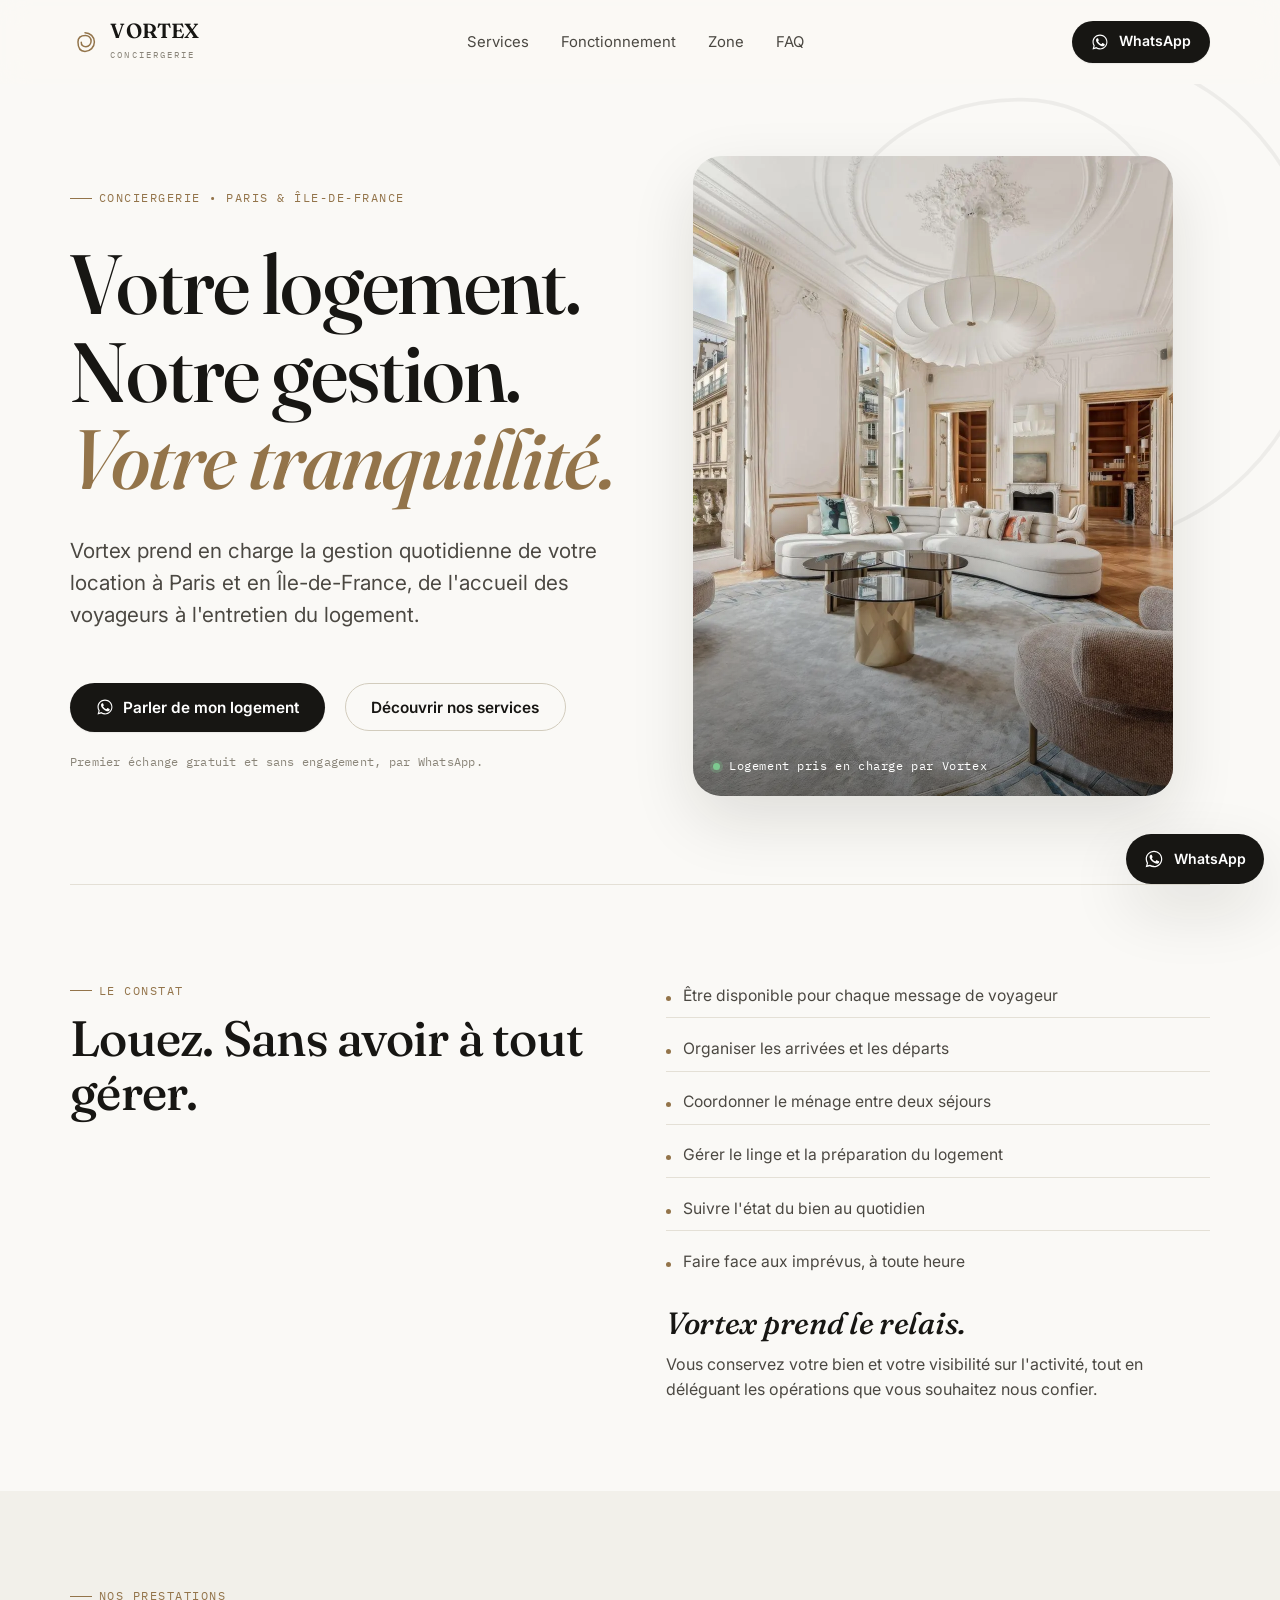
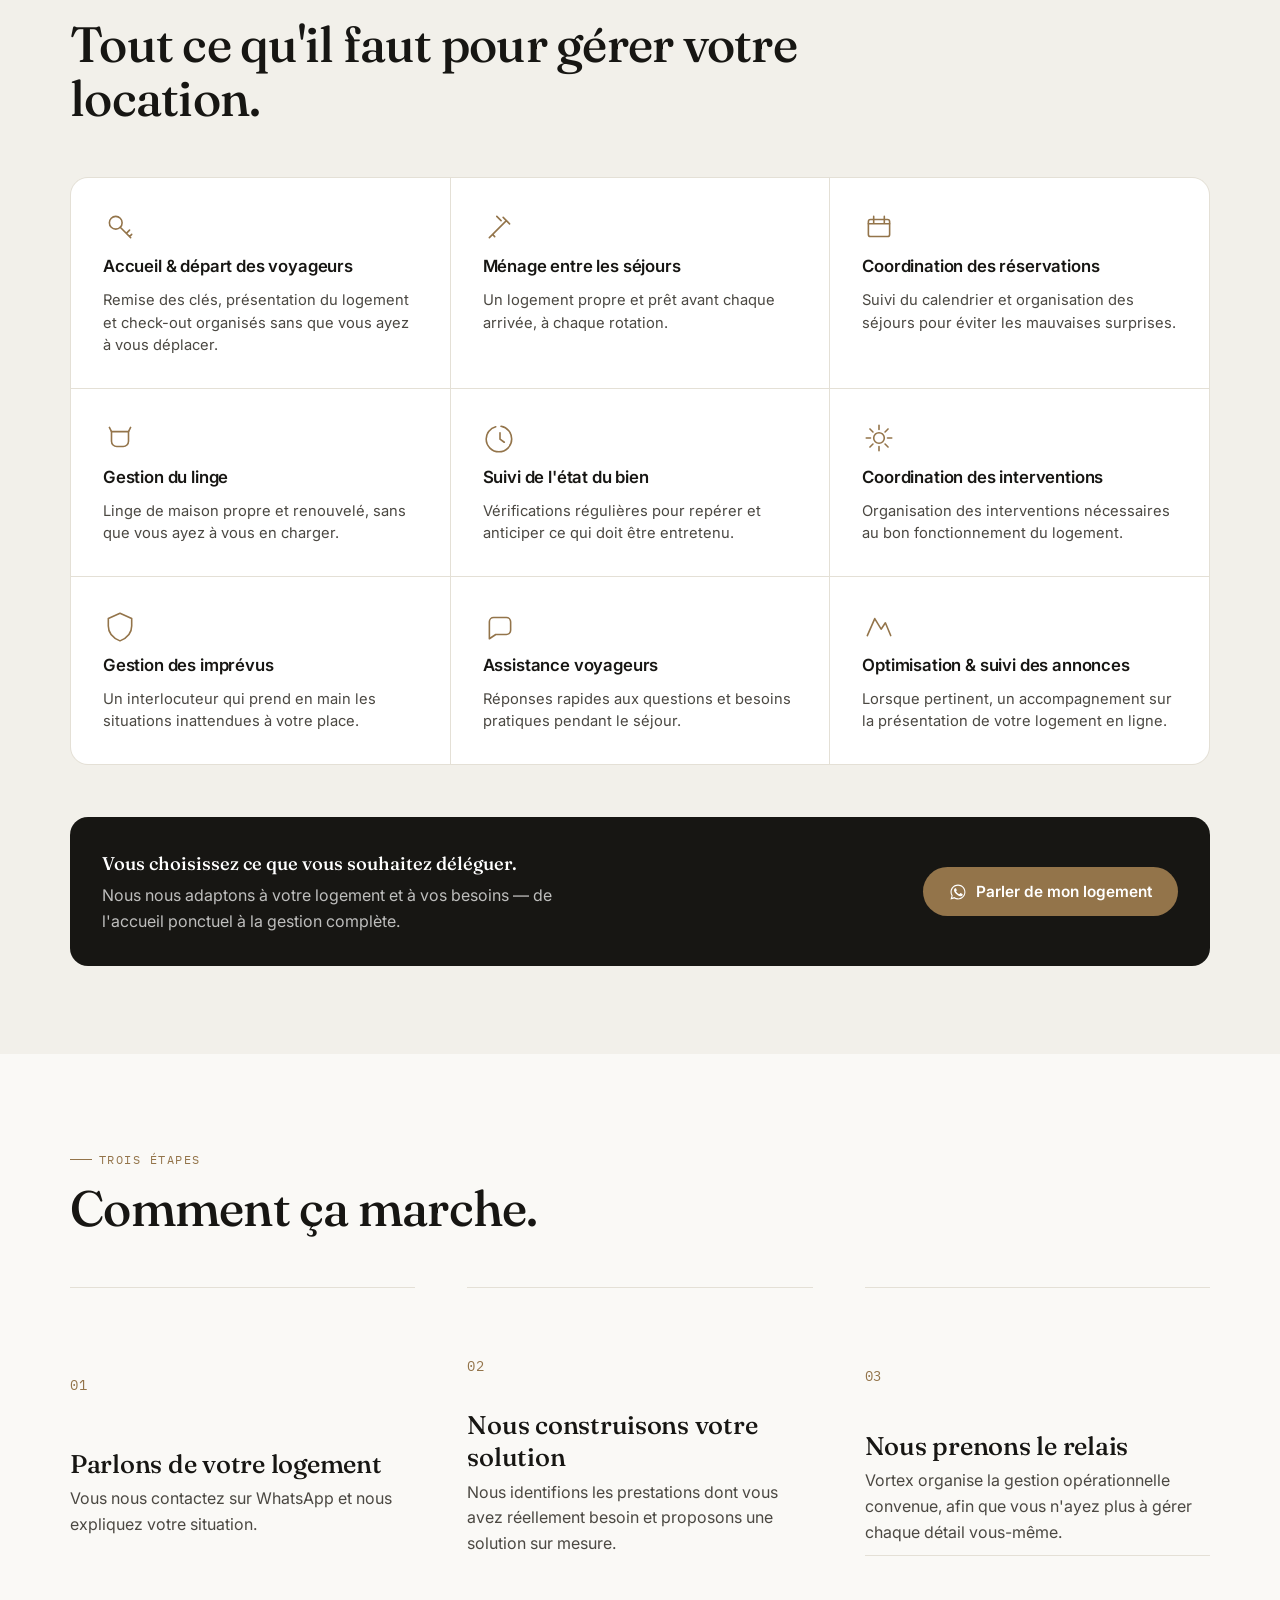
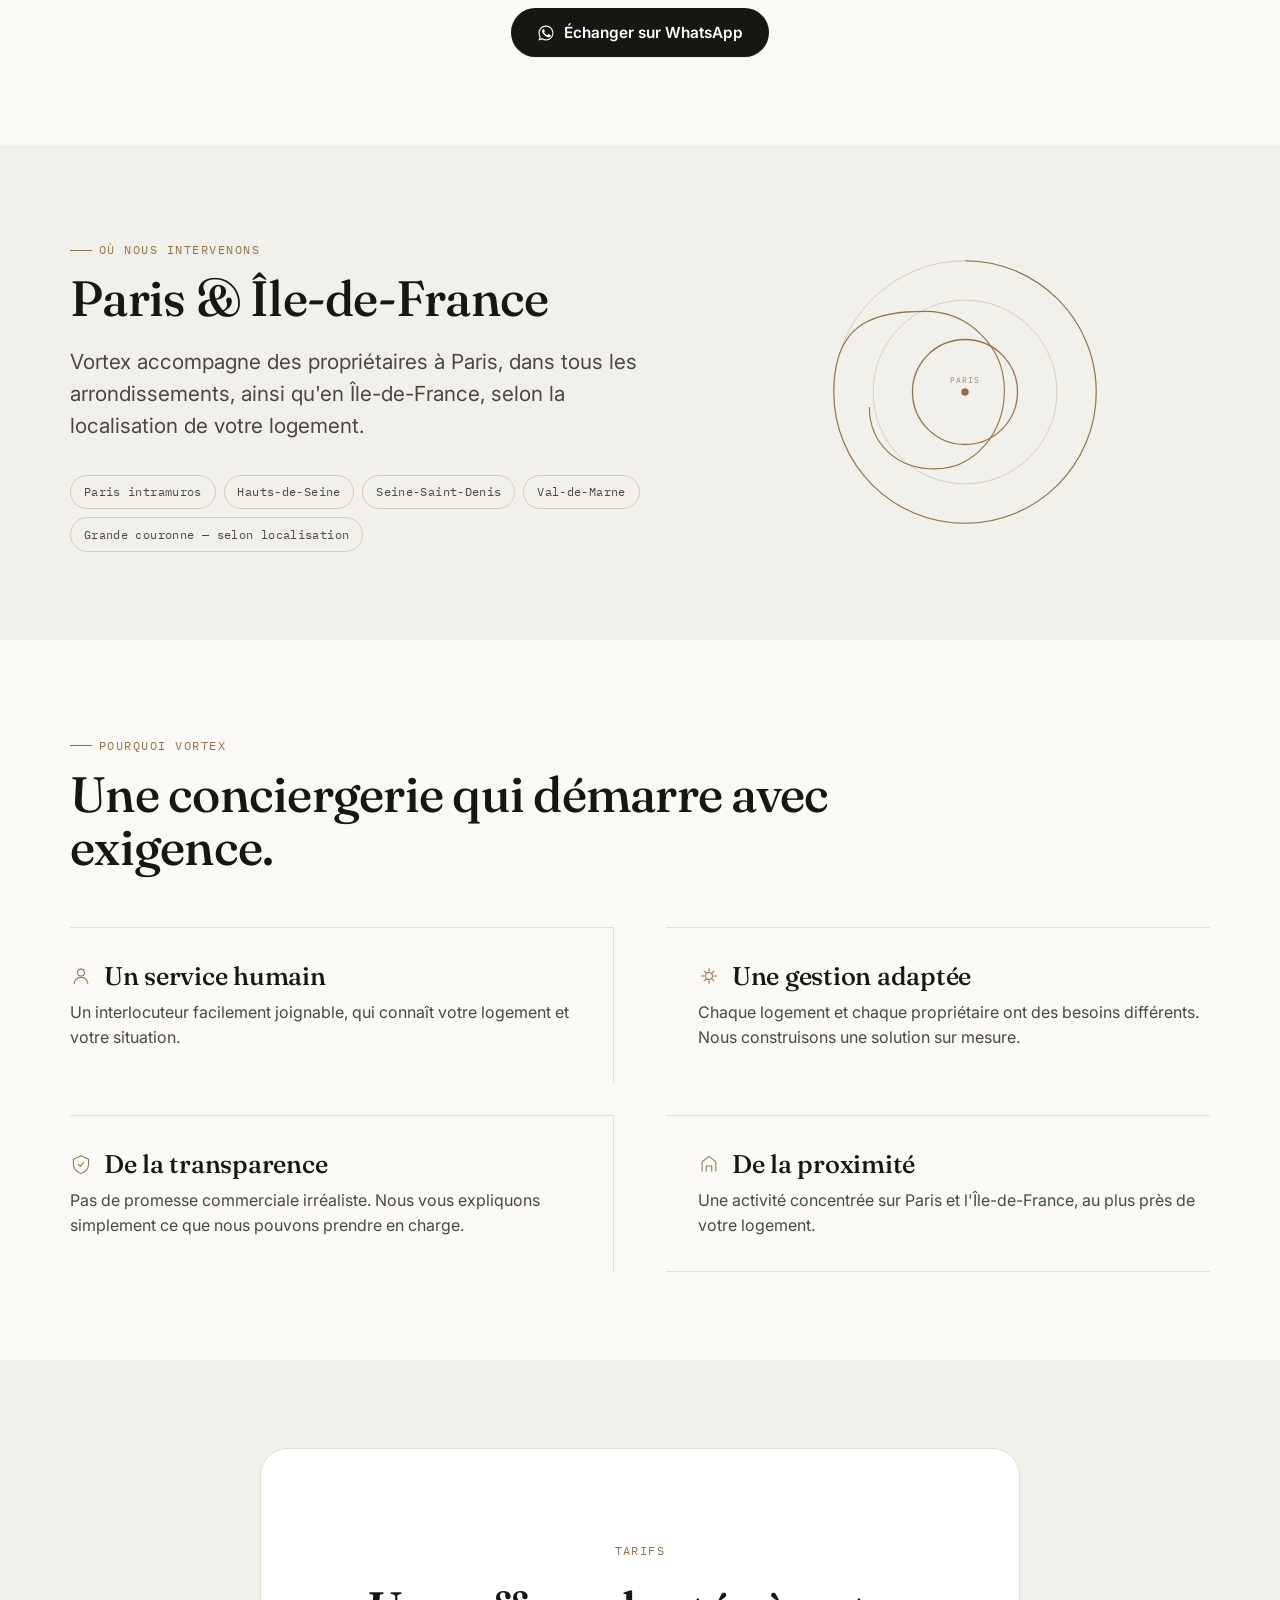
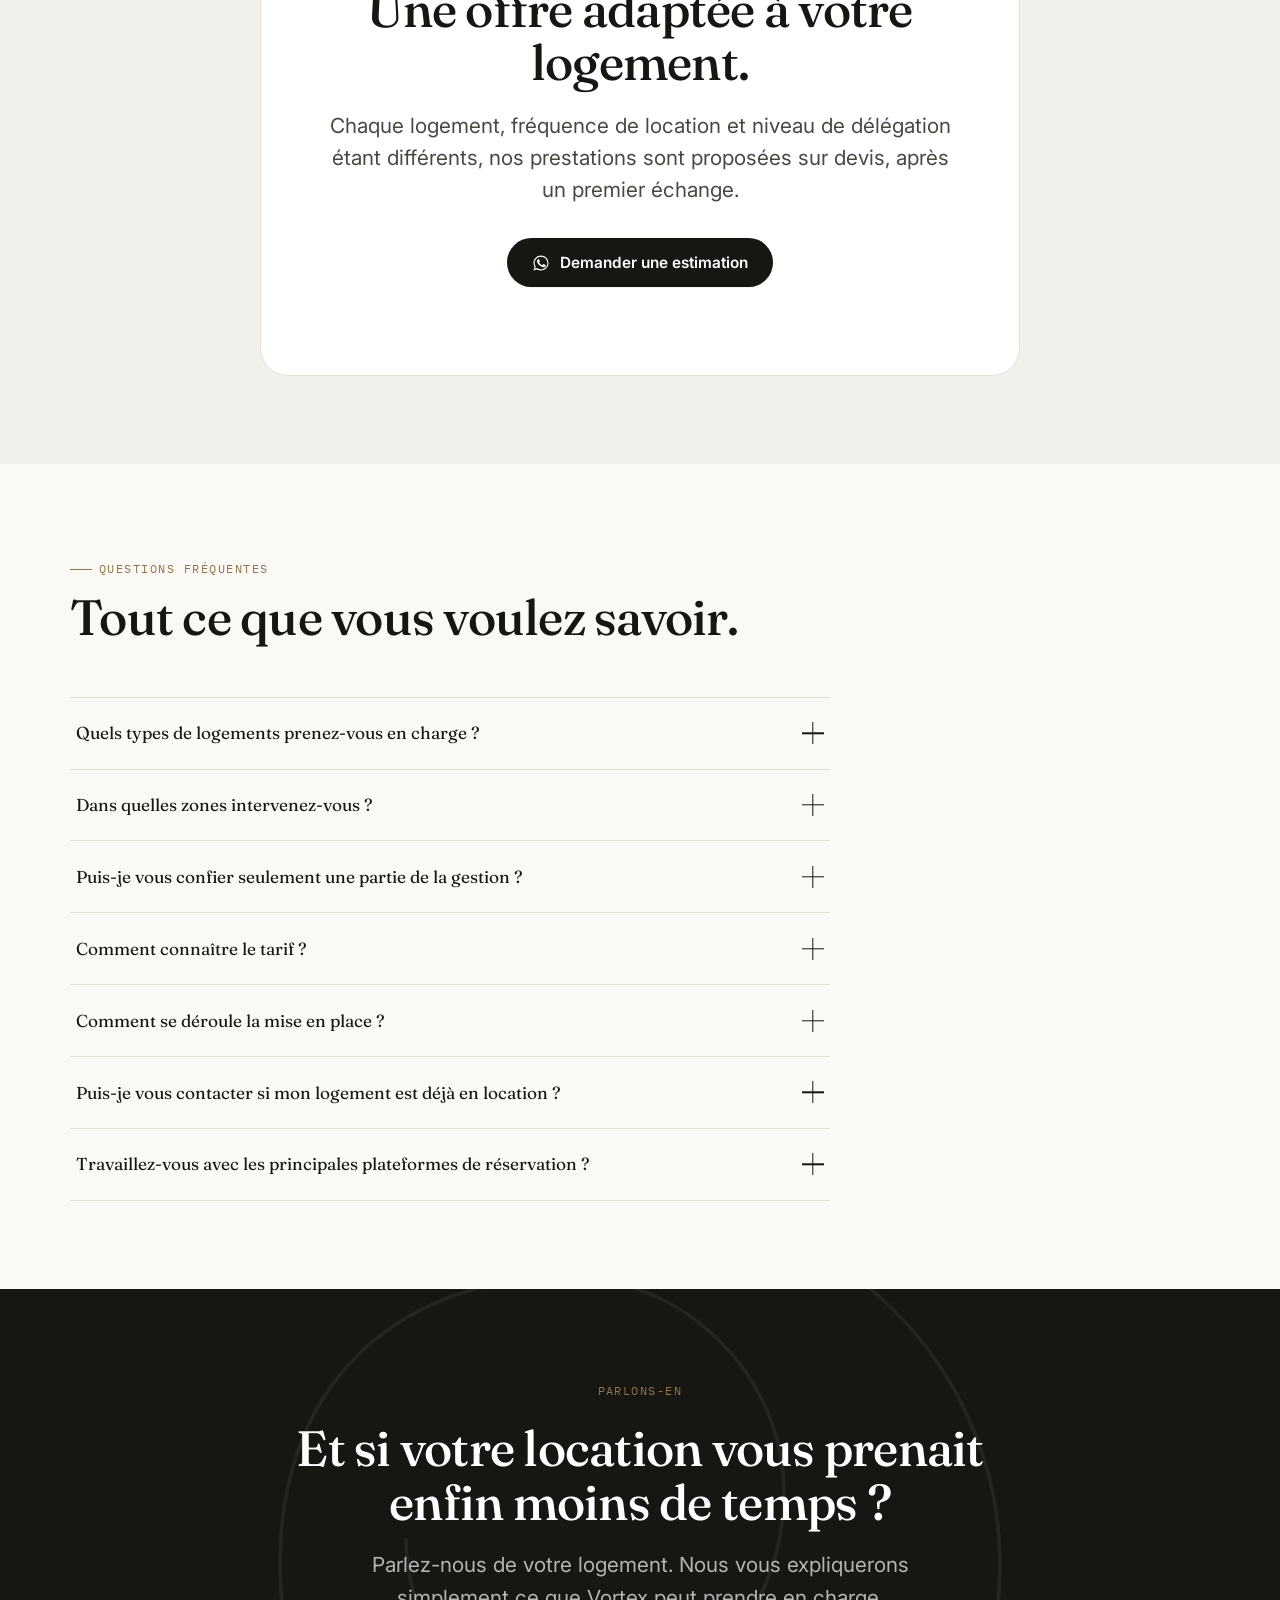
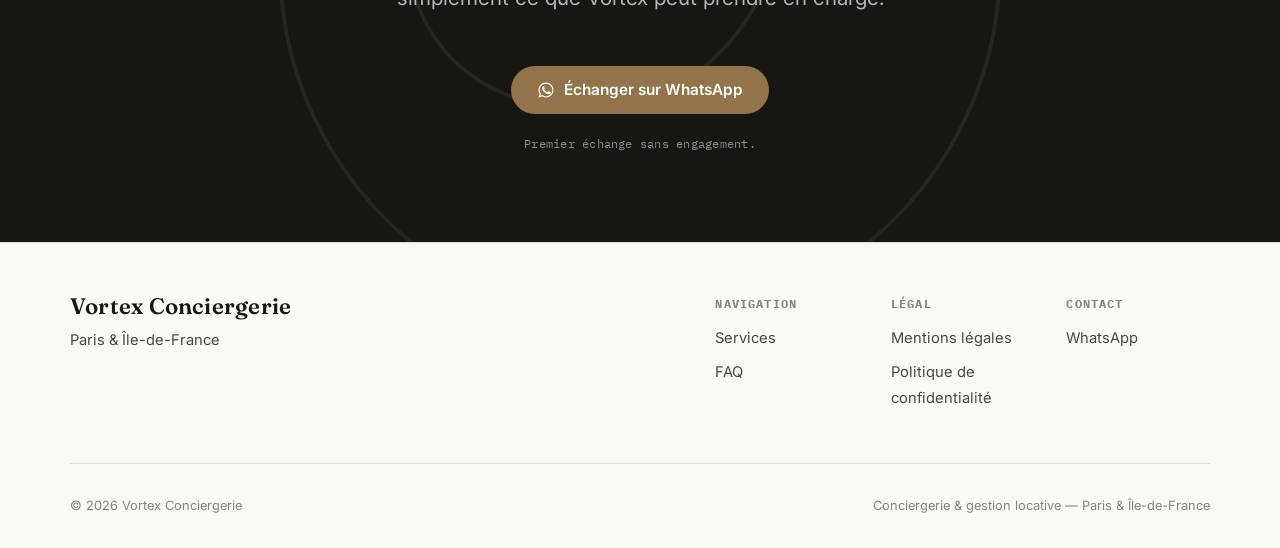
<file: index.html>
<!DOCTYPE html>
<html lang="fr">
<head>
  <!-- Google tag (gtag.js) -->
  <script async src="https://www.googletagmanager.com/gtag/js?id=AW-18418661905"></script>
  <script>
    window.dataLayer = window.dataLayer || [];
    function gtag(){dataLayer.push(arguments);}
    gtag('js', new Date());

    gtag('config', 'AW-18418661905');
  </script>

  <meta charset="UTF-8">
<meta name="viewport" content="width=device-width, initial-scale=1, viewport-fit=cover">

<!-- ============================================================
     SEO — MODIFIER ICI : title, meta description, canonical
     ============================================================ -->
<title>Vortex Conciergerie — Conciergerie & gestion locative à Paris et en Île-de-France</title>
<meta name="description" content="Vortex Conciergerie prend en charge la gestion quotidienne de votre location à Paris et en Île-de-France : accueil des voyageurs, ménage, coordination et suivi du logement. Premier échange sur WhatsApp.">

<!-- CANONICAL : remplacer par le domaine définitif (vortex-conciergerie.fr) une fois connecté -->
<link rel="canonical" href="sibaway.github.io/vortex-conciergerie/">

<meta name="robots" content="index, follow">
<meta name="theme-color" content="#faf9f6">

<!-- Open Graph -->
<meta property="og:type" content="website">
<meta property="og:site_name" content="Vortex Conciergerie">
<meta property="og:title" content="Vortex Conciergerie — Conciergerie & gestion locative à Paris et en Île-de-France">
<meta property="og:description" content="Votre logement, notre gestion. Accueil des voyageurs, ménage, coordination et suivi opérationnel de votre location à Paris et en Île-de-France.">
<meta property="og:url" content="sibaway.github.io/vortex-conciergerie/">
<meta property="og:locale" content="fr_FR">
<meta property="og:image" content="https://sibaway.github.io/vortex-conciergerie/gestionLocative.webp">

<!-- Twitter Card -->
<meta name="twitter:card" content="summary_large_image">
<meta name="twitter:title" content="Vortex Conciergerie — Paris & Île-de-France">
<meta name="twitter:description" content="Votre logement, notre gestion. Conciergerie et gestion locative opérationnelle à Paris et en Île-de-France.">
<meta name="twitter:image" content="https://sibaway.github.io/vortex-conciergerie/gestionLocative.webp">

<!-- Favicon : motif vortex, à remplacer par un fichier .ico/.svg dédié si besoin -->
<link rel="icon" href="data:image/svg+xml,%3Csvg xmlns='http://www.w3.org/2000/svg' viewBox='0 0 32 32'%3E%3Ccircle cx='16' cy='16' r='15' fill='%23171613'/%3E%3Cpath d='M16 6c5.5 0 10 4.5 10 10s-4.5 10-10 10S8.5 21.5 8.5 16 12.3 9 16.5 9c3.3 0 6 2.7 6 6s-2.4 6-5.5 6-5-2-5-4.7' stroke='%23ffffff' stroke-width='1.6' fill='none' stroke-linecap='round'/%3E%3C/svg%3E">

<!-- Polices : Fraunces (display), Inter (texte), IBM Plex Mono (labels) -->
<link rel="preconnect" href="https://fonts.googleapis.com">
<link rel="preconnect" href="https://fonts.gstatic.com" crossorigin>
<link href="https://fonts.googleapis.com/css2?family=Fraunces:opsz,wght@9..144,400;9..144,500;9..144,600&family=Inter:wght@400;500;600;700&family=IBM+Plex+Mono:wght@400;500&display=swap" rel="stylesheet">

<link rel="stylesheet" href="styles.css">

<!-- ============================================================
     DONNÉES STRUCTURÉES — Schema.org (JSON-LD)
     Reflètent uniquement des informations réellement affichées sur le site.
     À COMPLÉTER avec les vraies informations légales dans les [PLACEHOLDERS].
     ============================================================ -->
<script type="application/ld+json">
{
  "@context": "https://schema.org",
  "@type": "Organization",
  "name": "Vortex Conciergerie",
  "url": "https://sibaway.github.io/vortex-conciergerie/",
  "areaServed": {
    "@type": "AdministrativeArea",
    "name": "Paris et Île-de-France"
  },
  "description": "Conciergerie et gestion locative opérationnelle à Paris et en Île-de-France : accueil des voyageurs, ménage, coordination et suivi du logement."
}
</script>
<script type="application/ld+json">
{
  "@context": "https://schema.org",
  "@type": "WebSite",
  "name": "Vortex Conciergerie",
  "url": "https://sibaway.github.io/vortex-conciergerie/",
  "inLanguage": "fr-FR"
}
</script>
<script type="application/ld+json">
{
  "@context": "https://schema.org",
  "@type": "FAQPage",
  "mainEntity": [
    {
      "@type": "Question",
      "name": "Quels types de logements prenez-vous en charge ?",
      "acceptedAnswer": {
        "@type": "Answer",
        "text": "Vortex accompagne des appartements et des maisons destinés à la location à Paris et en Île-de-France, quels que soient leur taille ou leur standing, dès lors que la gestion peut être organisée sereinement."
      }
    },
    {
      "@type": "Question",
      "name": "Dans quelles zones intervenez-vous ?",
      "acceptedAnswer": {
        "@type": "Answer",
        "text": "Nous intervenons à Paris, dans tous les arrondissements, ainsi qu'en Île-de-France selon la localisation exacte de votre logement."
      }
    },
    {
      "@type": "Question",
      "name": "Puis-je vous confier seulement une partie de la gestion ?",
      "acceptedAnswer": {
        "@type": "Answer",
        "text": "Oui. Chaque propriétaire choisit ce qu'il souhaite déléguer : accueil des voyageurs, ménage, communication, ou gestion complète. Nous adaptons la solution à votre logement."
      }
    },
    {
      "@type": "Question",
      "name": "Comment connaître le tarif ?",
      "acceptedAnswer": {
        "@type": "Answer",
        "text": "Chaque logement étant différent, nos prestations sont proposées sur devis après un premier échange sur WhatsApp pour comprendre vos besoins."
      }
    },
    {
      "@type": "Question",
      "name": "Comment se déroule la mise en place ?",
      "acceptedAnswer": {
        "@type": "Answer",
        "text": "Après un premier échange sur votre logement, nous construisons une solution adaptée puis organisons ensemble la prise en charge opérationnelle, à votre rythme."
      }
    },
    {
      "@type": "Question",
      "name": "Puis-je vous contacter si mon logement est déjà en location ?",
      "acceptedAnswer": {
        "@type": "Answer",
        "text": "Oui, tout à fait. Nous pouvons prendre le relais sur un logement déjà loué, en reprenant l'organisation existante ou en la réorganisant avec vous."
      }
    },
    {
      "@type": "Question",
      "name": "Travaillez-vous avec les principales plateformes de réservation ?",
      "acceptedAnswer": {
        "@type": "Answer",
        "text": "Nous nous adaptons aux plateformes de réservation que vous utilisez déjà et coordonnons l'activité de votre logement en conséquence."
      }
    }
  ]
}
</script>

<!-- ============================================================
     TRACKING — emplacement pour Google Tag Manager / Analytics 4
     Ne pas insérer d'identifiants fictifs. Coller le script GTM
     officiel ici une fois le compte créé.
     ============================================================ -->
<!-- <script async src="https://www.googletagmanager.com/gtag/js?id=G-XXXXXXX"></script> -->

</head>
<body>

<a href="#contenu" class="skip-link">Aller au contenu principal</a>

<!-- ============================================================
     HEADER
     ============================================================ -->
<header class="site-header" id="site-header">
  <div class="container">
    <a href="#" class="brand" aria-label="Vortex Conciergerie — accueil">
      <svg class="vortex-mark" width="30" height="30" viewBox="0 0 32 32" fill="none" aria-hidden="true">
        <path d="M16 6c5.5 0 10 4.5 10 10s-4.5 10-10 10S8.5 21.5 8.5 16 12.3 9 16.5 9c3.3 0 6 2.7 6 6s-2.4 6-5.5 6-5-2-5-4.7" stroke="currentColor" stroke-width="1.6" fill="none" stroke-linecap="round"/>
      </svg>
      <span>
        <span class="brand-name">VORTEX</span>
        <span class="brand-sub">Conciergerie</span>
      </span>
    </a>

    <nav class="nav-desktop" aria-label="Navigation principale">
      <ul>
        <li><a href="#services">Services</a></li>
        <li><a href="#fonctionnement">Fonctionnement</a></li>
        <li><a href="#zone">Zone</a></li>
        <li><a href="#faq">FAQ</a></li>
      </ul>
    </nav>

    <div class="header-actions">
      <a href="#" class="btn btn-primary btn-sm js-whatsapp-link">
        <svg class="btn-wa-icon" viewBox="0 0 24 24" fill="currentColor" aria-hidden="true"><path d="M17.5 14.4c-.3-.1-1.7-.8-2-1-.3-.1-.5-.1-.6.1-.2.3-.7 1-.9 1.2-.2.2-.3.2-.6.1-.3-.1-1.2-.4-2.3-1.4-.9-.8-1.4-1.7-1.6-2-.2-.3 0-.5.1-.6.1-.1.3-.3.4-.5.1-.1.2-.3.3-.4.1-.2 0-.4 0-.5-.1-.1-.6-1.5-.8-2-.2-.5-.4-.5-.6-.5h-.5c-.2 0-.5.1-.7.3-.3.3-1 1-1 2.4s1 2.8 1.2 3c.1.2 2 3.1 4.9 4.3.7.3 1.2.5 1.6.6.7.2 1.3.2 1.8.1.5-.1 1.7-.7 1.9-1.4.2-.7.2-1.2.2-1.3-.1-.1-.3-.2-.6-.3z"/><path d="M12 2C6.5 2 2 6.5 2 12c0 1.9.5 3.6 1.4 5.1L2 22l5-1.3c1.4.8 3.1 1.2 4.9 1.2 5.5 0 10-4.5 10-10S17.5 2 12 2zm0 18.2c-1.6 0-3.1-.4-4.5-1.2l-.3-.2-3 .8.8-2.9-.2-.3C4 15 3.5 13.5 3.5 12c0-4.7 3.8-8.5 8.5-8.5s8.5 3.8 8.5 8.5-3.8 8.5-8.5 8.5z"/></svg>
        WhatsApp
      </a>
      <button class="menu-toggle" id="menu-toggle" aria-expanded="false" aria-controls="nav-mobile" aria-label="Ouvrir le menu">
        <span></span>
      </button>
    </div>
  </div>

  <nav class="nav-mobile" id="nav-mobile" aria-label="Navigation mobile">
    <ul>
      <li><a href="#services">Services</a></li>
      <li><a href="#fonctionnement">Fonctionnement</a></li>
      <li><a href="#zone">Zone d'intervention</a></li>
      <li><a href="#faq">FAQ</a></li>
    </ul>
    <a href="#" class="btn btn-accent js-whatsapp-link" style="width:100%;">
      <svg class="btn-wa-icon" viewBox="0 0 24 24" fill="currentColor" aria-hidden="true"><path d="M17.5 14.4c-.3-.1-1.7-.8-2-1-.3-.1-.5-.1-.6.1-.2.3-.7 1-.9 1.2-.2.2-.3.2-.6.1-.3-.1-1.2-.4-2.3-1.4-.9-.8-1.4-1.7-1.6-2-.2-.3 0-.5.1-.6.1-.1.3-.3.4-.5.1-.1.2-.3.3-.4.1-.2 0-.4 0-.5-.1-.1-.6-1.5-.8-2-.2-.5-.4-.5-.6-.5h-.5c-.2 0-.5.1-.7.3-.3.3-1 1-1 2.4s1 2.8 1.2 3c.1.2 2 3.1 4.9 4.3.7.3 1.2.5 1.6.6.7.2 1.3.2 1.8.1.5-.1 1.7-.7 1.9-1.4.2-.7.2-1.2.2-1.3-.1-.1-.3-.2-.6-.3z"/><path d="M12 2C6.5 2 2 6.5 2 12c0 1.9.5 3.6 1.4 5.1L2 22l5-1.3c1.4.8 3.1 1.2 4.9 1.2 5.5 0 10-4.5 10-10S17.5 2 12 2zm0 18.2c-1.6 0-3.1-.4-4.5-1.2l-.3-.2-3 .8.8-2.9-.2-.3C4 15 3.5 13.5 3.5 12c0-4.7 3.8-8.5 8.5-8.5s8.5 3.8 8.5 8.5-3.8 8.5-8.5 8.5z"/></svg>
      Échanger sur WhatsApp
    </a>
  </nav>
</header>

<main id="contenu">

  <!-- ============================================================
       HERO
       ============================================================ -->
  <section class="hero">
    <svg class="hero-bg-mark" viewBox="0 0 200 200" fill="none" aria-hidden="true">
      <path d="M100 20c44 0 80 36 80 80s-36 80-80 80-80-36-80-80 30-64 64-64c26 0 48 22 48 48s-19 48-44 48-40-16-40-38" stroke="currentColor" stroke-width="1.2"/>
    </svg>
    <div class="container">
      <div class="hero-copy">
        <span class="eyebrow">Conciergerie • Paris &amp; Île-de-France</span>
        <h1>Votre logement.<br>Notre gestion.<br><em>Votre tranquillité.</em></h1>
        <p class="lead">Vortex prend en charge la gestion quotidienne de votre location à Paris et en Île-de-France, de l'accueil des voyageurs à l'entretien du logement.</p>
        <div class="hero-cta-row">
          <a href="#" class="btn btn-primary js-whatsapp-link">
            <svg class="btn-wa-icon" viewBox="0 0 24 24" fill="currentColor" aria-hidden="true"><path d="M17.5 14.4c-.3-.1-1.7-.8-2-1-.3-.1-.5-.1-.6.1-.2.3-.7 1-.9 1.2-.2.2-.3.2-.6.1-.3-.1-1.2-.4-2.3-1.4-.9-.8-1.4-1.7-1.6-2-.2-.3 0-.5.1-.6.1-.1.3-.3.4-.5.1-.1.2-.3.3-.4.1-.2 0-.4 0-.5-.1-.1-.6-1.5-.8-2-.2-.5-.4-.5-.6-.5h-.5c-.2 0-.5.1-.7.3-.3.3-1 1-1 2.4s1 2.8 1.2 3c.1.2 2 3.1 4.9 4.3.7.3 1.2.5 1.6.6.7.2 1.3.2 1.8.1.5-.1 1.7-.7 1.9-1.4.2-.7.2-1.2.2-1.3-.1-.1-.3-.2-.6-.3z"/><path d="M12 2C6.5 2 2 6.5 2 12c0 1.9.5 3.6 1.4 5.1L2 22l5-1.3c1.4.8 3.1 1.2 4.9 1.2 5.5 0 10-4.5 10-10S17.5 2 12 2zm0 18.2c-1.6 0-3.1-.4-4.5-1.2l-.3-.2-3 .8.8-2.9-.2-.3C4 15 3.5 13.5 3.5 12c0-4.7 3.8-8.5 8.5-8.5s8.5 3.8 8.5 8.5-3.8 8.5-8.5 8.5z"/></svg>
            Parler de mon logement
          </a>
          <a href="#services" class="btn btn-ghost">Découvrir nos services</a>
        </div>
        <p class="hero-note">Premier échange gratuit et sans engagement, par WhatsApp.</p>
      </div>

      <div class="hero-visual">
        <!-- PHOTO : appartement parisien lumineux — remplacer par une photo réelle du parc géré -->
        <img src="gestionLocative.webp" alt="Appartement parisien lumineux et soigné, préparé pour l'accueil de voyageurs" width="1000" height="1250" loading="eager" fetchpriority="high">
        <div class="hero-visual-tag">
          <span class="dot" aria-hidden="true"></span>
          Logement pris en charge par Vortex
        </div>
      </div>
    </div>
  </section>

  <div class="container"><div class="section-divider"></div></div>

  <!-- ============================================================
       PROBLÈME / PROPOSITION DE VALEUR
       ============================================================ -->
  <section data-reveal>
    <div class="container problem-grid">
      <div>
        <span class="eyebrow">Le constat</span>
        <h2 style="margin-top: var(--space-xs);">Louez. Sans avoir à tout gérer.</h2>
      </div>
      <div>
        <ul class="problem-list">
          <li>Être disponible pour chaque message de voyageur</li>
          <li>Organiser les arrivées et les départs</li>
          <li>Coordonner le ménage entre deux séjours</li>
          <li>Gérer le linge et la préparation du logement</li>
          <li>Suivre l'état du bien au quotidien</li>
          <li>Faire face aux imprévus, à toute heure</li>
        </ul>
        <div class="problem-resolve">
          <h3>Vortex prend le relais.</h3>
          <p style="margin-top: 0.6rem; max-width: 52ch;">Vous conservez votre bien et votre visibilité sur l'activité, tout en déléguant les opérations que vous souhaitez nous confier.</p>
        </div>
      </div>
    </div>
  </section>

  <!-- ============================================================
       SERVICES
       ============================================================ -->
  <section id="services" class="section-alt" data-reveal>
    <div class="container">
      <div class="section-intro">
        <span class="eyebrow">Nos prestations</span>
        <h2>Tout ce qu'il faut pour gérer votre location.</h2>
      </div>

      <div class="services-grid">
        <article class="service-card">
          <svg class="service-icon" viewBox="0 0 32 32" fill="none" aria-hidden="true"><circle cx="12" cy="12" r="6" stroke="currentColor" stroke-width="1.5"/><path d="M16.2 16.2 26 26M22 22l3-3M25 25l2-2" stroke="currentColor" stroke-width="1.5" stroke-linecap="round"/></svg>
          <h3>Accueil &amp; départ des voyageurs</h3>
          <p>Remise des clés, présentation du logement et check-out organisés sans que vous ayez à vous déplacer.</p>
        </article>

        <article class="service-card">
          <svg class="service-icon" viewBox="0 0 32 32" fill="none" aria-hidden="true"><path d="M6 26 22 10M19 7l6 6M9 23l2 2M13 6l4 4" stroke="currentColor" stroke-width="1.5" stroke-linecap="round"/></svg>
          <h3>Ménage entre les séjours</h3>
          <p>Un logement propre et prêt avant chaque arrivée, à chaque rotation.</p>
        </article>

        <article class="service-card">
          <svg class="service-icon" viewBox="0 0 32 32" fill="none" aria-hidden="true"><rect x="6" y="9" width="20" height="16" rx="2" stroke="currentColor" stroke-width="1.5"/><path d="M6 13h20M11 6v6M21 6v6" stroke="currentColor" stroke-width="1.5" stroke-linecap="round"/></svg>
          <h3>Coordination des réservations</h3>
          <p>Suivi du calendrier et organisation des séjours pour éviter les mauvaises surprises.</p>
        </article>

        <article class="service-card">
          <svg class="service-icon" viewBox="0 0 32 32" fill="none" aria-hidden="true"><path d="M8 10h16v9a5 5 0 0 1-5 5h-6a5 5 0 0 1-5-5v-9Z" stroke="currentColor" stroke-width="1.5"/><path d="M8 10 6 6M24 10l2-4" stroke="currentColor" stroke-width="1.5" stroke-linecap="round"/></svg>
          <h3>Gestion du linge</h3>
          <p>Linge de maison propre et renouvelé, sans que vous ayez à vous en charger.</p>
        </article>

        <article class="service-card">
          <svg class="service-icon" viewBox="0 0 32 32" fill="none" aria-hidden="true"><path d="M17 5c6 1 10 6 10 12 0 6.6-5.4 12-12 12S3 23.6 3 17c0-5.6 3.8-10.3 9-11.6" stroke="currentColor" stroke-width="1.5" stroke-linecap="round"/><path d="M16 11v6l4 3" stroke="currentColor" stroke-width="1.5" stroke-linecap="round"/></svg>
          <h3>Suivi de l'état du bien</h3>
          <p>Vérifications régulières pour repérer et anticiper ce qui doit être entretenu.</p>
        </article>

        <article class="service-card">
          <svg class="service-icon" viewBox="0 0 32 32" fill="none" aria-hidden="true"><path d="M16 4v4M16 24v4M4 16h4M24 16h4M7.5 7.5l2.8 2.8M21.7 21.7l2.8 2.8M24.5 7.5l-2.8 2.8M10.3 21.7l-2.8 2.8" stroke="currentColor" stroke-width="1.5" stroke-linecap="round"/><circle cx="16" cy="16" r="5" stroke="currentColor" stroke-width="1.5"/></svg>
          <h3>Coordination des interventions</h3>
          <p>Organisation des interventions nécessaires au bon fonctionnement du logement.</p>
        </article>

        <article class="service-card">
          <svg class="service-icon" viewBox="0 0 32 32" fill="none" aria-hidden="true"><path d="M16 4 5 9v7c0 7 4.8 11.5 11 14 6.2-2.5 11-7 11-14V9L16 4Z" stroke="currentColor" stroke-width="1.5" stroke-linejoin="round"/></svg>
          <h3>Gestion des imprévus</h3>
          <p>Un interlocuteur qui prend en main les situations inattendues à votre place.</p>
        </article>

        <article class="service-card">
          <svg class="service-icon" viewBox="0 0 32 32" fill="none" aria-hidden="true"><path d="M6 24V12a4 4 0 0 1 4-4h12a4 4 0 0 1 4 4v8a4 4 0 0 1-4 4H12l-6 4Z" stroke="currentColor" stroke-width="1.5" stroke-linejoin="round"/></svg>
          <h3>Assistance voyageurs</h3>
          <p>Réponses rapides aux questions et besoins pratiques pendant le séjour.</p>
        </article>

        <article class="service-card">
          <svg class="service-icon" viewBox="0 0 32 32" fill="none" aria-hidden="true"><path d="M5 25 12 9l6 10 4-6 5 12" stroke="currentColor" stroke-width="1.5" stroke-linecap="round" stroke-linejoin="round"/></svg>
          <h3>Optimisation &amp; suivi des annonces</h3>
          <p>Lorsque pertinent, un accompagnement sur la présentation de votre logement en ligne.</p>
        </article>
      </div>

      <div class="services-note">
        <div>
          <strong>Vous choisissez ce que vous souhaitez déléguer.</strong>
          <p>Nous nous adaptons à votre logement et à vos besoins — de l'accueil ponctuel à la gestion complète.</p>
        </div>
        <a href="#" class="btn btn-accent js-whatsapp-link">
          <svg class="btn-wa-icon" viewBox="0 0 24 24" fill="currentColor" aria-hidden="true"><path d="M17.5 14.4c-.3-.1-1.7-.8-2-1-.3-.1-.5-.1-.6.1-.2.3-.7 1-.9 1.2-.2.2-.3.2-.6.1-.3-.1-1.2-.4-2.3-1.4-.9-.8-1.4-1.7-1.6-2-.2-.3 0-.5.1-.6.1-.1.3-.3.4-.5.1-.1.2-.3.3-.4.1-.2 0-.4 0-.5-.1-.1-.6-1.5-.8-2-.2-.5-.4-.5-.6-.5h-.5c-.2 0-.5.1-.7.3-.3.3-1 1-1 2.4s1 2.8 1.2 3c.1.2 2 3.1 4.9 4.3.7.3 1.2.5 1.6.6.7.2 1.3.2 1.8.1.5-.1 1.7-.7 1.9-1.4.2-.7.2-1.2.2-1.3-.1-.1-.3-.2-.6-.3z"/><path d="M12 2C6.5 2 2 6.5 2 12c0 1.9.5 3.6 1.4 5.1L2 22l5-1.3c1.4.8 3.1 1.2 4.9 1.2 5.5 0 10-4.5 10-10S17.5 2 12 2zm0 18.2c-1.6 0-3.1-.4-4.5-1.2l-.3-.2-3 .8.8-2.9-.2-.3C4 15 3.5 13.5 3.5 12c0-4.7 3.8-8.5 8.5-8.5s8.5 3.8 8.5 8.5-3.8 8.5-8.5 8.5z"/></svg>
          Parler de mon logement
        </a>
      </div>
    </div>
  </section>

  <!-- ============================================================
       COMMENT ÇA MARCHE
       ============================================================ -->
  <section id="fonctionnement" data-reveal>
    <div class="container">
      <div class="section-intro">
        <span class="eyebrow">Trois étapes</span>
        <h2>Comment ça marche.</h2>
      </div>

      <div class="steps">
        <div class="step">
          <span class="step-index">01</span>
          <div>
            <h3>Parlons de votre logement</h3>
            <p>Vous nous contactez sur WhatsApp et nous expliquez votre situation.</p>
          </div>
        </div>
        <div class="step">
          <span class="step-index">02</span>
          <div>
            <h3>Nous construisons votre solution</h3>
            <p>Nous identifions les prestations dont vous avez réellement besoin et proposons une solution sur mesure.</p>
          </div>
        </div>
        <div class="step">
          <span class="step-index">03</span>
          <div>
            <h3>Nous prenons le relais</h3>
            <p>Vortex organise la gestion opérationnelle convenue, afin que vous n'ayez plus à gérer chaque détail vous-même.</p>
          </div>
        </div>
      </div>

      <div class="steps-cta">
        <a href="#" class="btn btn-primary js-whatsapp-link">
          <svg class="btn-wa-icon" viewBox="0 0 24 24" fill="currentColor" aria-hidden="true"><path d="M17.5 14.4c-.3-.1-1.7-.8-2-1-.3-.1-.5-.1-.6.1-.2.3-.7 1-.9 1.2-.2.2-.3.2-.6.1-.3-.1-1.2-.4-2.3-1.4-.9-.8-1.4-1.7-1.6-2-.2-.3 0-.5.1-.6.1-.1.3-.3.4-.5.1-.1.2-.3.3-.4.1-.2 0-.4 0-.5-.1-.1-.6-1.5-.8-2-.2-.5-.4-.5-.6-.5h-.5c-.2 0-.5.1-.7.3-.3.3-1 1-1 2.4s1 2.8 1.2 3c.1.2 2 3.1 4.9 4.3.7.3 1.2.5 1.6.6.7.2 1.3.2 1.8.1.5-.1 1.7-.7 1.9-1.4.2-.7.2-1.2.2-1.3-.1-.1-.3-.2-.6-.3z"/><path d="M12 2C6.5 2 2 6.5 2 12c0 1.9.5 3.6 1.4 5.1L2 22l5-1.3c1.4.8 3.1 1.2 4.9 1.2 5.5 0 10-4.5 10-10S17.5 2 12 2zm0 18.2c-1.6 0-3.1-.4-4.5-1.2l-.3-.2-3 .8.8-2.9-.2-.3C4 15 3.5 13.5 3.5 12c0-4.7 3.8-8.5 8.5-8.5s8.5 3.8 8.5 8.5-3.8 8.5-8.5 8.5z"/></svg>
          Échanger sur WhatsApp
        </a>
      </div>
    </div>
  </section>

  <!-- ============================================================
       ZONE D'INTERVENTION
       ============================================================ -->
  <section id="zone" class="section-alt" data-reveal>
    <div class="container zone-layout">
      <div class="zone-copy">
        <span class="eyebrow">Où nous intervenons</span>
        <h2 style="margin-top: var(--space-xs);">Paris &amp; Île-de-France</h2>
        <p class="lead">Vortex accompagne des propriétaires à Paris, dans tous les arrondissements, ainsi qu'en Île-de-France, selon la localisation de votre logement.</p>
        <div class="zone-tags">
          <span class="zone-tag">Paris intramuros</span>
          <span class="zone-tag">Hauts-de-Seine</span>
          <span class="zone-tag">Seine-Saint-Denis</span>
          <span class="zone-tag">Val-de-Marne</span>
          <span class="zone-tag">Grande couronne — selon localisation</span>
        </div>
      </div>
      <div class="zone-map" aria-hidden="true">
        <svg viewBox="0 0 320 320" width="100%" height="100%" fill="none">
          <circle cx="160" cy="160" r="140" stroke="var(--color-line-strong)" stroke-width="1"/>
          <circle cx="160" cy="160" r="98" stroke="var(--color-line-strong)" stroke-width="1"/>
          <circle cx="160" cy="160" r="56" stroke="var(--color-accent)" stroke-width="1.4"/>
          <path d="M160 20c77.3 0 140 62.7 140 140s-62.7 140-140 140S20 237.3 20 160 68 74 118 74c46 0 84 38 84 84s-32 84-74 84-70-28-70-66" stroke="currentColor" stroke-width="1.2" class="vortex-mark"/>
          <circle cx="160" cy="160" r="4" fill="var(--color-accent)"/>
          <text x="160" y="150" text-anchor="middle" font-family="IBM Plex Mono, monospace" font-size="9" fill="var(--color-ink-faint)" letter-spacing="1">PARIS</text>
        </svg>
      </div>
    </div>
  </section>

  <!-- ============================================================
       POURQUOI VORTEX
       ============================================================ -->
  <section data-reveal>
    <div class="container">
      <div class="section-intro">
        <span class="eyebrow">Pourquoi Vortex</span>
        <h2>Une conciergerie qui démarre avec exigence.</h2>
      </div>

      <div class="why-grid">
        <div class="why-card">
          <h3>
            <svg class="why-icon" viewBox="0 0 32 32" fill="none" aria-hidden="true"><circle cx="16" cy="11" r="5" stroke="currentColor" stroke-width="1.5"/><path d="M6 27c1-6 5-9 10-9s9 3 10 9" stroke="currentColor" stroke-width="1.5" stroke-linecap="round"/></svg>
            Un service humain
          </h3>
          <p>Un interlocuteur facilement joignable, qui connaît votre logement et votre situation.</p>
        </div>
        <div class="why-card">
          <h3>
            <svg class="why-icon" viewBox="0 0 32 32" fill="none" aria-hidden="true"><path d="M16 5v4M16 23v4M5 16h4M23 16h4M9 9l3 3M20 20l3 3M23 9l-3 3M9 23l3-3" stroke="currentColor" stroke-width="1.5" stroke-linecap="round"/><circle cx="16" cy="16" r="5" stroke="currentColor" stroke-width="1.5"/></svg>
            Une gestion adaptée
          </h3>
          <p>Chaque logement et chaque propriétaire ont des besoins différents. Nous construisons une solution sur mesure.</p>
        </div>
        <div class="why-card">
          <h3>
            <svg class="why-icon" viewBox="0 0 32 32" fill="none" aria-hidden="true"><path d="M16 4 5 9v7c0 7 4.8 11.5 11 14 6.2-2.5 11-7 11-14V9L16 4Z" stroke="currentColor" stroke-width="1.5" stroke-linejoin="round"/><path d="M12 16.5l3 3 5-6" stroke="currentColor" stroke-width="1.5" stroke-linecap="round" stroke-linejoin="round"/></svg>
            De la transparence
          </h3>
          <p>Pas de promesse commerciale irréaliste. Nous vous expliquons simplement ce que nous pouvons prendre en charge.</p>
        </div>
        <div class="why-card">
          <h3>
            <svg class="why-icon" viewBox="0 0 32 32" fill="none" aria-hidden="true"><path d="M6 27V13l10-8 10 8v14" stroke="currentColor" stroke-width="1.5" stroke-linejoin="round"/><path d="M12 27v-8h8v8" stroke="currentColor" stroke-width="1.5"/></svg>
            De la proximité
          </h3>
          <p>Une activité concentrée sur Paris et l'Île-de-France, au plus près de votre logement.</p>
        </div>
      </div>
    </div>
  </section>

  <!-- ============================================================
       TARIFS
       ============================================================ -->
  <section class="section-alt" data-reveal>
    <div class="container">
      <div class="pricing-card">
        <span class="eyebrow">Tarifs</span>
        <h2>Une offre adaptée à votre logement.</h2>
        <p class="lead">Chaque logement, fréquence de location et niveau de délégation étant différents, nos prestations sont proposées sur devis, après un premier échange.</p>
        <a href="#" class="btn btn-primary js-whatsapp-link">
          <svg class="btn-wa-icon" viewBox="0 0 24 24" fill="currentColor" aria-hidden="true"><path d="M17.5 14.4c-.3-.1-1.7-.8-2-1-.3-.1-.5-.1-.6.1-.2.3-.7 1-.9 1.2-.2.2-.3.2-.6.1-.3-.1-1.2-.4-2.3-1.4-.9-.8-1.4-1.7-1.6-2-.2-.3 0-.5.1-.6.1-.1.3-.3.4-.5.1-.1.2-.3.3-.4.1-.2 0-.4 0-.5-.1-.1-.6-1.5-.8-2-.2-.5-.4-.5-.6-.5h-.5c-.2 0-.5.1-.7.3-.3.3-1 1-1 2.4s1 2.8 1.2 3c.1.2 2 3.1 4.9 4.3.7.3 1.2.5 1.6.6.7.2 1.3.2 1.8.1.5-.1 1.7-.7 1.9-1.4.2-.7.2-1.2.2-1.3-.1-.1-.3-.2-.6-.3z"/><path d="M12 2C6.5 2 2 6.5 2 12c0 1.9.5 3.6 1.4 5.1L2 22l5-1.3c1.4.8 3.1 1.2 4.9 1.2 5.5 0 10-4.5 10-10S17.5 2 12 2zm0 18.2c-1.6 0-3.1-.4-4.5-1.2l-.3-.2-3 .8.8-2.9-.2-.3C4 15 3.5 13.5 3.5 12c0-4.7 3.8-8.5 8.5-8.5s8.5 3.8 8.5 8.5-3.8 8.5-8.5 8.5z"/></svg>
          Demander une estimation
        </a>
      </div>
    </div>
  </section>

  <!-- ============================================================
       FAQ
       ============================================================ -->
  <section id="faq" data-reveal>
    <div class="container">
      <div class="section-intro">
        <span class="eyebrow">Questions fréquentes</span>
        <h2>Tout ce que vous voulez savoir.</h2>
      </div>

      <div class="faq-list">
        <div class="faq-item" data-open="false">
          <button class="faq-question" aria-expanded="false">
            Quels types de logements prenez-vous en charge ?
            <span class="plus" aria-hidden="true"></span>
          </button>
          <div class="faq-answer">
            <div class="faq-answer-inner">
              <p>Des appartements et des maisons destinés à la location à Paris et en Île-de-France, quels que soient leur taille ou leur standing, dès lors que la gestion peut être organisée sereinement.</p>
            </div>
          </div>
        </div>

        <div class="faq-item" data-open="false">
          <button class="faq-question" aria-expanded="false">
            Dans quelles zones intervenez-vous ?
            <span class="plus" aria-hidden="true"></span>
          </button>
          <div class="faq-answer">
            <div class="faq-answer-inner">
              <p>À Paris, dans tous les arrondissements, ainsi qu'en Île-de-France selon la localisation exacte de votre logement.</p>
            </div>
          </div>
        </div>

        <div class="faq-item" data-open="false">
          <button class="faq-question" aria-expanded="false">
            Puis-je vous confier seulement une partie de la gestion ?
            <span class="plus" aria-hidden="true"></span>
          </button>
          <div class="faq-answer">
            <div class="faq-answer-inner">
              <p>Oui. Vous choisissez ce que vous souhaitez déléguer : accueil des voyageurs, ménage, communication, ou gestion complète. Nous adaptons la solution à votre logement.</p>
            </div>
          </div>
        </div>

        <div class="faq-item" data-open="false">
          <button class="faq-question" aria-expanded="false">
            Comment connaître le tarif ?
            <span class="plus" aria-hidden="true"></span>
          </button>
          <div class="faq-answer">
            <div class="faq-answer-inner">
              <p>Chaque logement étant différent, nos prestations sont proposées sur devis après un premier échange sur WhatsApp pour comprendre vos besoins.</p>
            </div>
          </div>
        </div>

        <div class="faq-item" data-open="false">
          <button class="faq-question" aria-expanded="false">
            Comment se déroule la mise en place ?
            <span class="plus" aria-hidden="true"></span>
          </button>
          <div class="faq-answer">
            <div class="faq-answer-inner">
              <p>Après un premier échange sur votre logement, nous construisons une solution adaptée puis organisons ensemble la prise en charge opérationnelle, à votre rythme.</p>
            </div>
          </div>
        </div>

        <div class="faq-item" data-open="false">
          <button class="faq-question" aria-expanded="false">
            Puis-je vous contacter si mon logement est déjà en location ?
            <span class="plus" aria-hidden="true"></span>
          </button>
          <div class="faq-answer">
            <div class="faq-answer-inner">
              <p>Oui, tout à fait. Nous pouvons prendre le relais sur un logement déjà loué, en reprenant l'organisation existante ou en la réorganisant avec vous.</p>
            </div>
          </div>
        </div>

        <div class="faq-item" data-open="false">
          <button class="faq-question" aria-expanded="false">
            Travaillez-vous avec les principales plateformes de réservation ?
            <span class="plus" aria-hidden="true"></span>
          </button>
          <div class="faq-answer">
            <div class="faq-answer-inner">
              <p>Nous nous adaptons aux plateformes de réservation que vous utilisez déjà et coordonnons l'activité de votre logement en conséquence.</p>
            </div>
          </div>
        </div>
      </div>
    </div>
  </section>

  <!-- ============================================================
       CTA FINAL
       ============================================================ -->
  <section class="final-cta" data-reveal>
    <div class="final-cta-mark">
      <svg viewBox="0 0 200 200" fill="none" aria-hidden="true"><path d="M100 20c44 0 80 36 80 80s-36 80-80 80-80-36-80-80 30-64 64-64c26 0 48 22 48 48s-19 48-44 48-40-16-40-38" stroke="#ffffff" stroke-width="0.8"/></svg>
    </div>
    <div class="container">
      <span class="eyebrow">Parlons-en</span>
      <h2>Et si votre location vous prenait enfin moins de temps ?</h2>
      <p class="lead">Parlez-nous de votre logement. Nous vous expliquerons simplement ce que Vortex peut prendre en charge.</p>
      <a href="#" class="btn btn-accent js-whatsapp-link">
        <svg class="btn-wa-icon" viewBox="0 0 24 24" fill="currentColor" aria-hidden="true"><path d="M17.5 14.4c-.3-.1-1.7-.8-2-1-.3-.1-.5-.1-.6.1-.2.3-.7 1-.9 1.2-.2.2-.3.2-.6.1-.3-.1-1.2-.4-2.3-1.4-.9-.8-1.4-1.7-1.6-2-.2-.3 0-.5.1-.6.1-.1.3-.3.4-.5.1-.1.2-.3.3-.4.1-.2 0-.4 0-.5-.1-.1-.6-1.5-.8-2-.2-.5-.4-.5-.6-.5h-.5c-.2 0-.5.1-.7.3-.3.3-1 1-1 2.4s1 2.8 1.2 3c.1.2 2 3.1 4.9 4.3.7.3 1.2.5 1.6.6.7.2 1.3.2 1.8.1.5-.1 1.7-.7 1.9-1.4.2-.7.2-1.2.2-1.3-.1-.1-.3-.2-.6-.3z"/><path d="M12 2C6.5 2 2 6.5 2 12c0 1.9.5 3.6 1.4 5.1L2 22l5-1.3c1.4.8 3.1 1.2 4.9 1.2 5.5 0 10-4.5 10-10S17.5 2 12 2zm0 18.2c-1.6 0-3.1-.4-4.5-1.2l-.3-.2-3 .8.8-2.9-.2-.3C4 15 3.5 13.5 3.5 12c0-4.7 3.8-8.5 8.5-8.5s8.5 3.8 8.5 8.5-3.8 8.5-8.5 8.5z"/></svg>
        Échanger sur WhatsApp
      </a>
      <p class="hero-note">Premier échange sans engagement.</p>
    </div>
  </section>

</main>

<!-- ============================================================
     FOOTER
     ============================================================ -->
<footer class="site-footer">
  <div class="container">
    <div class="footer-top">
      <div class="footer-brand">
        <span class="brand-name">Vortex Conciergerie</span>
        <p>Paris &amp; Île-de-France</p>
      </div>

      <div class="footer-cols">
        <div class="footer-col">
          <h4>Navigation</h4>
          <ul>
            <li><a href="#services">Services</a></li>
            <li><a href="#faq">FAQ</a></li>
          </ul>
        </div>
        <div class="footer-col">
          <h4>Légal</h4>
          <ul>
            <li><a href="legal.html">Mentions légales</a></li>
            <li><a href="privacy.html">Politique de confidentialité</a></li>
          </ul>
        </div>
        <div class="footer-col">
          <h4>Contact</h4>
          <ul>
            <li><a href="#" class="js-whatsapp-link">WhatsApp</a></li>
          </ul>
        </div>
      </div>
    </div>

    <div class="footer-bottom">
      <span id="footer-year">© 2026 Vortex Conciergerie</span>
      <span>Conciergerie &amp; gestion locative — Paris &amp; Île-de-France</span>
    </div>
  </div>
</footer>

<!-- ============================================================
     BOUTON WHATSAPP FLOTTANT — mobile, discret, non intrusif
     ============================================================ -->
<a href="#" class="wa-float js-whatsapp-link" id="wa-float" aria-label="Échanger sur WhatsApp">
  <svg viewBox="0 0 24 24" fill="currentColor" aria-hidden="true"><path d="M17.5 14.4c-.3-.1-1.7-.8-2-1-.3-.1-.5-.1-.6.1-.2.3-.7 1-.9 1.2-.2.2-.3.2-.6.1-.3-.1-1.2-.4-2.3-1.4-.9-.8-1.4-1.7-1.6-2-.2-.3 0-.5.1-.6.1-.1.3-.3.4-.5.1-.1.2-.3.3-.4.1-.2 0-.4 0-.5-.1-.1-.6-1.5-.8-2-.2-.5-.4-.5-.6-.5h-.5c-.2 0-.5.1-.7.3-.3.3-1 1-1 2.4s1 2.8 1.2 3c.1.2 2 3.1 4.9 4.3.7.3 1.2.5 1.6.6.7.2 1.3.2 1.8.1.5-.1 1.7-.7 1.9-1.4.2-.7.2-1.2.2-1.3-.1-.1-.3-.2-.6-.3z"/><path d="M12 2C6.5 2 2 6.5 2 12c0 1.9.5 3.6 1.4 5.1L2 22l5-1.3c1.4.8 3.1 1.2 4.9 1.2 5.5 0 10-4.5 10-10S17.5 2 12 2zm0 18.2c-1.6 0-3.1-.4-4.5-1.2l-.3-.2-3 .8.8-2.9-.2-.3C4 15 3.5 13.5 3.5 12c0-4.7 3.8-8.5 8.5-8.5s8.5 3.8 8.5 8.5-3.8 8.5-8.5 8.5z"/></svg>
  <span class="wa-float-label">WhatsApp</span>
</a>

<script src="script.js"></script>
</body>
</html>
</file>
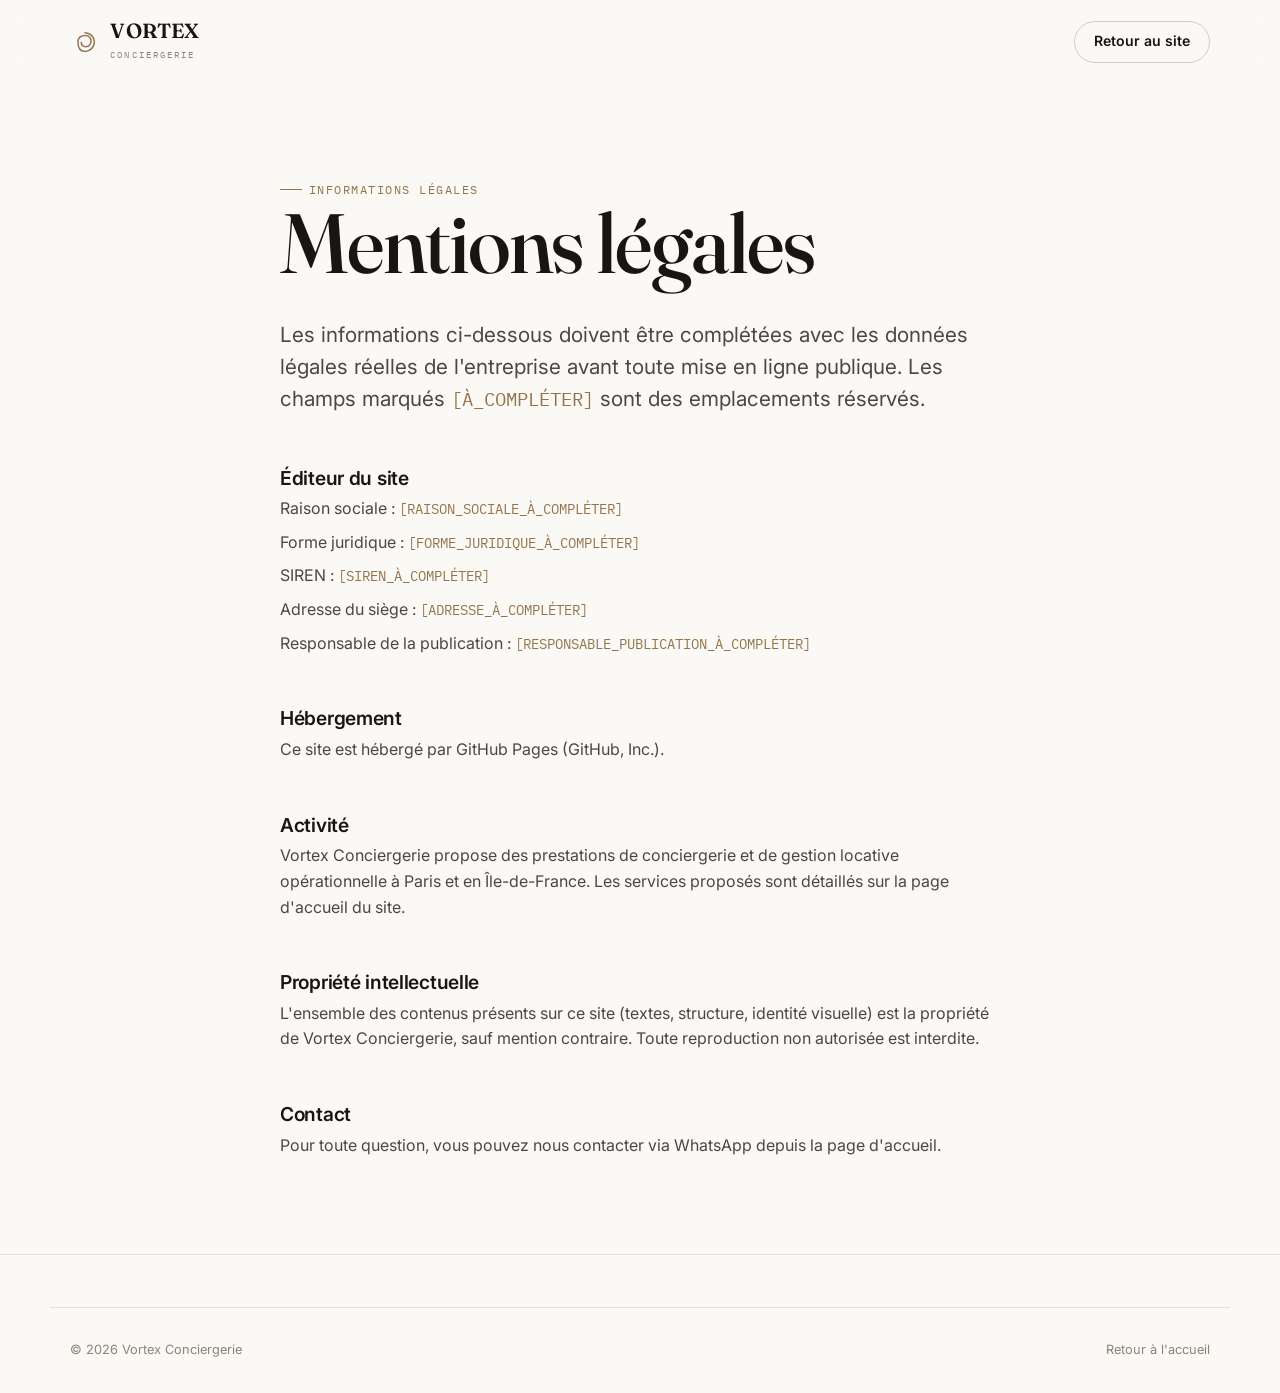
<file: legal.html>
<!DOCTYPE html>
<html lang="fr">
<head>
<meta charset="UTF-8">
<meta name="viewport" content="width=device-width, initial-scale=1">
<title>Mentions légales — Vortex Conciergerie</title>
<meta name="description" content="Mentions légales de Vortex Conciergerie, conciergerie et gestion locative à Paris et en Île-de-France.">
<link rel="canonical" href="https://sibaway.github.io/vortex-conciergerie/legal.html">
<meta name="robots" content="noindex, follow">
<link href="https://fonts.googleapis.com/css2?family=Fraunces:opsz,wght@9..144,400;9..144,500;9..144,600&family=Inter:wght@400;500;600;700&family=IBM+Plex+Mono:wght@400;500&display=swap" rel="stylesheet">
<link rel="stylesheet" href="styles.css">

<style>
  .legal-content {
    max-width: var(--container-narrow);
    padding-block: var(--space-xl);
  }

  .legal-content h1 {
    margin-bottom: var(--space-md);
  }

  .legal-content h2 {
    font-size: 1.2rem;
    font-family: var(--font-body);
    font-weight: 600;
    margin-top: var(--space-lg);
    margin-bottom: var(--space-2xs);
  }

  .legal-content p {
    margin-bottom: var(--space-2xs);
  }

  .placeholder {
    color: var(--color-accent);
    font-family: var(--font-mono);
    font-size: 0.9em;
  }
</style>
</head>

<body>

<header class="site-header" style="position: static;">
  <div class="container">
    <a href="index.html" class="brand">
      <svg class="vortex-mark" width="30" height="30" viewBox="0 0 32 32" fill="none" aria-hidden="true">
        <path d="M16 6c5.5 0 10 4.5 10 10s-4.5 10-10 10S8.5 21.5 8.5 16 12.3 9 16.5 9c3.3 0 6 2.7 6 6s-2.4 6-5.5 6-5-2-5-4.7" stroke="currentColor" stroke-width="1.6" fill="none" stroke-linecap="round"/>
      </svg>

      <span>
        <span class="brand-name">VORTEX</span>
        <span class="brand-sub">Conciergerie</span>
      </span>
    </a>

    <a href="index.html" class="btn btn-ghost btn-sm">Retour au site</a>
  </div>
</header>

<main class="container legal-content">

  <span class="eyebrow">Informations légales</span>
  <h1>Mentions légales</h1>

  <p class="lead">
    Les informations ci-dessous doivent être complétées avec les données légales réelles de l'entreprise avant toute mise en ligne publique.
    Les champs marqués <span class="placeholder">[À_COMPLÉTER]</span> sont des emplacements réservés.
  </p>

  <h2>Éditeur du site</h2>

  <p>Raison sociale :
    <span class="placeholder">[RAISON_SOCIALE_À_COMPLÉTER]</span>
  </p>

  <p>Forme juridique :
    <span class="placeholder">[FORME_JURIDIQUE_À_COMPLÉTER]</span>
  </p>

  <p>SIREN :
    <span class="placeholder">[SIREN_À_COMPLÉTER]</span>
  </p>

  <p>Adresse du siège :
    <span class="placeholder">[ADRESSE_À_COMPLÉTER]</span>
  </p>

  <p>Responsable de la publication :
    <span class="placeholder">[RESPONSABLE_PUBLICATION_À_COMPLÉTER]</span>
  </p>

  <h2>Hébergement</h2>

  <p>
    Ce site est hébergé par GitHub Pages (GitHub, Inc.).
  </p>

  <h2>Activité</h2>

  <p>
    Vortex Conciergerie propose des prestations de conciergerie et de gestion locative opérationnelle à Paris et en Île-de-France.
    Les services proposés sont détaillés sur la page d'accueil du site.
  </p>

  <h2>Propriété intellectuelle</h2>

  <p>
    L'ensemble des contenus présents sur ce site (textes, structure, identité visuelle) est la propriété de Vortex Conciergerie, sauf mention contraire.
    Toute reproduction non autorisée est interdite.
  </p>

  <h2>Contact</h2>

  <p>
    Pour toute question, vous pouvez nous contacter via WhatsApp depuis la page d'accueil.
  </p>

</main>

<footer class="site-footer">
  <div class="container footer-bottom">
    <span id="footer-year">© 2026 Vortex Conciergerie</span>
    <a href="index.html">Retour à l'accueil</a>
  </div>
</footer>

<script>
  document.getElementById("footer-year").textContent =
    "© " + new Date().getFullYear() + " Vortex Conciergerie";
</script>

</body>
</html>
</file>
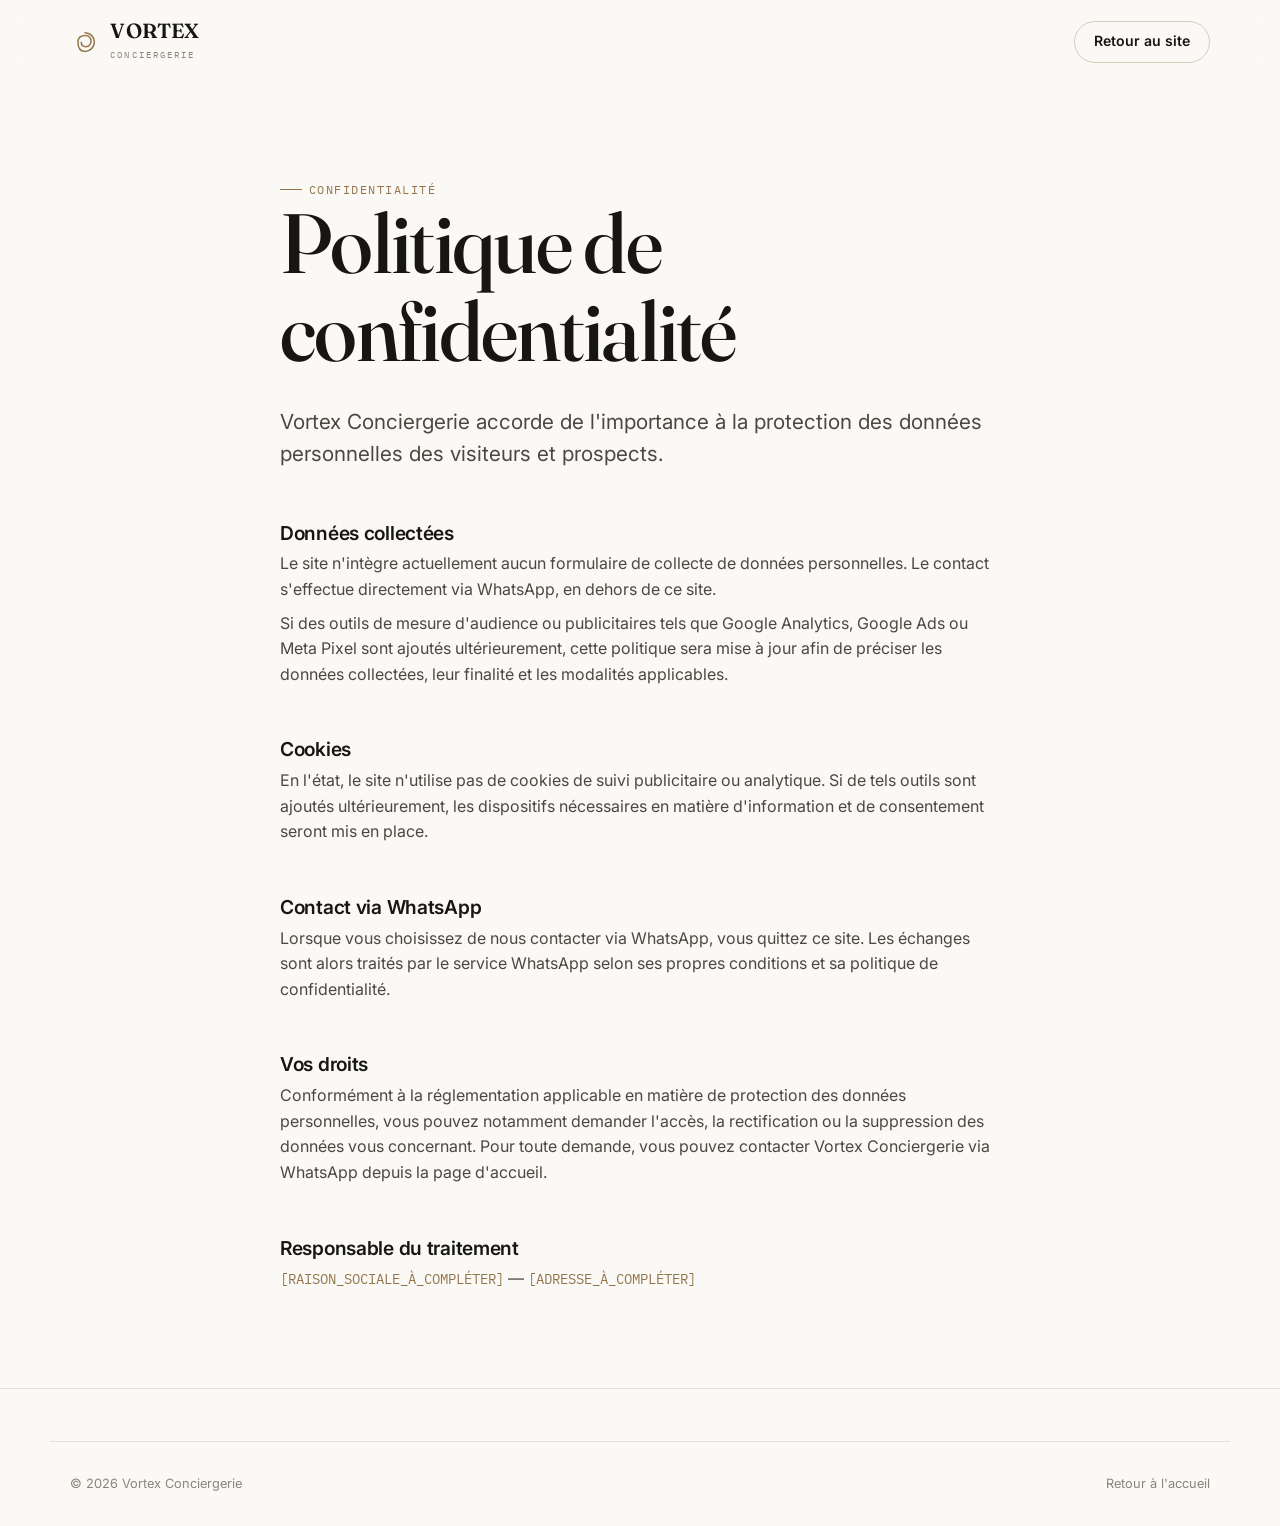
<file: privacy.html>
<!DOCTYPE html>
<html lang="fr">
<head>
<meta charset="UTF-8">
<meta name="viewport" content="width=device-width, initial-scale=1">

<title>Politique de confidentialité — Vortex Conciergerie</title>
<meta name="description" content="Politique de confidentialité de Vortex Conciergerie, conciergerie et gestion locative à Paris et en Île-de-France.">

<link rel="canonical" href="https://sibaway.github.io/vortex-conciergerie/privacy.html">
<meta name="robots" content="noindex, follow">

<link href="https://fonts.googleapis.com/css2?family=Fraunces:opsz,wght@9..144,400;9..144,500;9..144,600&family=Inter:wght@400;500;600;700&family=IBM+Plex+Mono:wght@400;500&display=swap" rel="stylesheet">
<link rel="stylesheet" href="styles.css">

<style>
  .legal-content {
    max-width: var(--container-narrow);
    padding-block: var(--space-xl);
  }

  .legal-content h1 {
    margin-bottom: var(--space-md);
  }

  .legal-content h2 {
    font-size: 1.2rem;
    font-family: var(--font-body);
    font-weight: 600;
    margin-top: var(--space-lg);
    margin-bottom: var(--space-2xs);
  }

  .legal-content p,
  .legal-content li {
    margin-bottom: var(--space-2xs);
    color: var(--color-ink-soft);
  }

  .legal-content ul {
    list-style: disc;
    padding-left: 1.2rem;
    margin-bottom: var(--space-2xs);
  }

  .placeholder {
    color: var(--color-accent);
    font-family: var(--font-mono);
    font-size: 0.9em;
  }
</style>
</head>

<body>

<header class="site-header" style="position: static;">
  <div class="container">
    <a href="index.html" class="brand">
      <svg class="vortex-mark" width="30" height="30" viewBox="0 0 32 32" fill="none" aria-hidden="true">
        <path d="M16 6c5.5 0 10 4.5 10 10s-4.5 10-10 10S8.5 21.5 8.5 16 12.3 9 16.5 9c3.3 0 6 2.7 6 6s-2.4 6-5.5 6-5-2-5-4.7" stroke="currentColor" stroke-width="1.6" fill="none" stroke-linecap="round"/>
      </svg>

      <span>
        <span class="brand-name">VORTEX</span>
        <span class="brand-sub">Conciergerie</span>
      </span>
    </a>

    <a href="index.html" class="btn btn-ghost btn-sm">Retour au site</a>
  </div>
</header>

<main class="container legal-content">

  <span class="eyebrow">Confidentialité</span>
  <h1>Politique de confidentialité</h1>

  <p class="lead">
    Vortex Conciergerie accorde de l'importance à la protection des données personnelles des visiteurs et prospects.
  </p>

  <h2>Données collectées</h2>

  <p>
    Le site n'intègre actuellement aucun formulaire de collecte de données personnelles.
    Le contact s'effectue directement via WhatsApp, en dehors de ce site.
  </p>

  <p>
    Si des outils de mesure d'audience ou publicitaires tels que Google Analytics, Google Ads ou Meta Pixel sont ajoutés ultérieurement,
    cette politique sera mise à jour afin de préciser les données collectées, leur finalité et les modalités applicables.
  </p>

  <h2>Cookies</h2>

  <p>
    En l'état, le site n'utilise pas de cookies de suivi publicitaire ou analytique.
    Si de tels outils sont ajoutés ultérieurement, les dispositifs nécessaires en matière d'information et de consentement seront mis en place.
  </p>

  <h2>Contact via WhatsApp</h2>

  <p>
    Lorsque vous choisissez de nous contacter via WhatsApp, vous quittez ce site.
    Les échanges sont alors traités par le service WhatsApp selon ses propres conditions et sa politique de confidentialité.
  </p>

  <h2>Vos droits</h2>

  <p>
    Conformément à la réglementation applicable en matière de protection des données personnelles,
    vous pouvez notamment demander l'accès, la rectification ou la suppression des données vous concernant.
    Pour toute demande, vous pouvez contacter Vortex Conciergerie via WhatsApp depuis la page d'accueil.
  </p>

  <h2>Responsable du traitement</h2>

  <p>
    <span class="placeholder">[RAISON_SOCIALE_À_COMPLÉTER]</span> —
    <span class="placeholder">[ADRESSE_À_COMPLÉTER]</span>
  </p>

</main>

<footer class="site-footer">
  <div class="container footer-bottom">
    <span id="footer-year">© 2026 Vortex Conciergerie</span>
    <a href="index.html">Retour à l'accueil</a>
  </div>
</footer>

<script>
  document.getElementById("footer-year").textContent =
    "© " + new Date().getFullYear() + " Vortex Conciergerie";
</script>

</body>
</html>
</file>
<file: styles.css>
/* ==========================================================================
   VORTEX CONCIERGERIE — STYLESHEET
   ==========================================================================
   Sommaire :
   1. Variables (design tokens) — MODIFIER LES COULEURS / ESPACEMENTS ICI
   2. Reset & base
   3. Typographie
   4. Layout & conteneurs
   5. Header
   6. Boutons & CTA
   7. Hero
   8. Sections génériques (problème, services, étapes, zone, pourquoi, tarifs, FAQ, CTA final)
   9. Footer
   10. Bouton WhatsApp flottant (mobile)
   11. Composants (cartes, accordéon, badges)
   12. Animations & apparitions au scroll
   13. Responsive (mobile-first, breakpoints en fin de fichier)
   14. Accessibilité & prefers-reduced-motion
   ========================================================================== */

/* --------------------------------------------------------------------------
   1. VARIABLES — design tokens centralisés
   Pour changer la palette de couleurs ou les espacements du site entier,
   modifiez uniquement les valeurs ci-dessous.
   -------------------------------------------------------------------------- */
:root {
  /* Couleurs de base */
  --color-bg: #faf9f6;              /* fond général, blanc cassé chaud */
  --color-surface: #ffffff;          /* cartes, header, blocs clairs */
  --color-surface-alt: #f2f0ea;      /* sections alternées, fond léger */
  --color-ink: #171613;              /* texte principal, presque noir chaud */
  --color-ink-soft: #4b4842;         /* texte secondaire / paragraphes */
  --color-ink-faint: #8a8579;        /* légendes, mentions discrètes */
  --color-line: #e4e0d6;             /* traits fins, séparateurs */
  --color-line-strong: #d2ccbd;      /* séparateurs plus visibles */

  /* Couleur d'accent — laiton discret, évoque la clé / la serrurerie / le premium parisien */
  --color-accent: #93744a;
  --color-accent-dark: #7a5f3b;
  --color-accent-tint: #efe8da;      /* fond teinté très léger pour badges */

  /* Inversion (sections sombres ponctuelles) */
  --color-ink-inverse: #ffffff;
  --color-surface-inverse: #171613;
  --color-surface-inverse-alt: #232019;

  /* Typographie */
  --font-display: "Fraunces", "Iowan Old Style", "Palatino Linotype", serif;
  --font-body: "Inter", -apple-system, BlinkMacSystemFont, "Segoe UI", sans-serif;
  --font-mono: "IBM Plex Mono", "SFMono-Regular", Menlo, monospace;

  /* Échelle typographique fluide */
  --fs-hero: clamp(2.5rem, 6.5vw + 1rem, 5.25rem);
  --fs-h2: clamp(1.9rem, 3.6vw + 1rem, 3.1rem);
  --fs-h3: clamp(1.25rem, 1.4vw + 1rem, 1.6rem);
  --fs-lead: clamp(1.05rem, 0.6vw + 0.9rem, 1.3rem);
  --fs-body: 1rem;
  --fs-small: 0.875rem;
  --fs-label: 0.78rem;

  /* Espacements (échelle en rem) */
  --space-3xs: 0.25rem;
  --space-2xs: 0.5rem;
  --space-xs: 0.75rem;
  --space-sm: 1.25rem;
  --space-md: 2rem;
  --space-lg: 3.25rem;
  --space-xl: 5.5rem;
  --space-2xl: 8.5rem;

  /* Rayons & bordures */
  --radius-sm: 10px;
  --radius-md: 18px;
  --radius-lg: 28px;
  --radius-pill: 999px;
  --border-hairline: 1px solid var(--color-line);

  /* Ombres — très discrètes, esprit premium */
  --shadow-sm: 0 1px 2px rgba(23, 22, 19, 0.04), 0 1px 1px rgba(23, 22, 19, 0.03);
  --shadow-md: 0 12px 32px rgba(23, 22, 19, 0.08);
  --shadow-lg: 0 24px 64px rgba(23, 22, 19, 0.12);

  /* Largeurs */
  --container-max: 1180px;
  --container-narrow: 760px;

  /* Transitions */
  --ease-standard: cubic-bezier(0.22, 1, 0.36, 1);
  --dur-fast: 180ms;
  --dur-med: 420ms;
  --dur-slow: 720ms;

  /* Hauteur header (utilisée pour l'ancrage de scroll) */
  --header-h: 76px;
}

/* --------------------------------------------------------------------------
   2. RESET & BASE
   -------------------------------------------------------------------------- */
*,
*::before,
*::after {
  box-sizing: border-box;
}

html {
  scroll-behavior: smooth;
  scroll-padding-top: calc(var(--header-h) + 12px);
  -webkit-text-size-adjust: 100%;
}

body {
  margin: 0;
  background: var(--color-bg);
  color: var(--color-ink);
  font-family: var(--font-body);
  font-size: var(--fs-body);
  line-height: 1.6;
  -webkit-font-smoothing: antialiased;
  text-rendering: optimizeLegibility;
}

img {
  max-width: 100%;
  display: block;
  height: auto;
}

a {
  color: inherit;
  text-decoration: none;
}

ul {
  margin: 0;
  padding: 0;
  list-style: none;
}

button {
  font: inherit;
  color: inherit;
  background: none;
  border: none;
  cursor: pointer;
}

h1, h2, h3, h4, p, figure {
  margin: 0;
}

svg {
  display: block;
}

/* Focus visible — accessibilité clavier */
:focus-visible {
  outline: 2.5px solid var(--color-accent);
  outline-offset: 3px;
  border-radius: 4px;
}

/* --------------------------------------------------------------------------
   3. TYPOGRAPHIE
   -------------------------------------------------------------------------- */
h1, h2, h3 {
  font-family: var(--font-display);
  font-weight: 500;
  letter-spacing: -0.01em;
  color: var(--color-ink);
}

h1 {
  font-size: var(--fs-hero);
  line-height: 1.04;
  letter-spacing: -0.02em;
}

h2 {
  font-size: var(--fs-h2);
  line-height: 1.08;
  letter-spacing: -0.015em;
}

h3 {
  font-size: var(--fs-h3);
  line-height: 1.25;
}

.lead {
  font-size: var(--fs-lead);
  line-height: 1.55;
  color: var(--color-ink-soft);
  font-weight: 400;
}

p {
  color: var(--color-ink-soft);
}

.eyebrow {
  font-family: var(--font-mono);
  font-size: var(--fs-label);
  letter-spacing: 0.12em;
  text-transform: uppercase;
  color: var(--color-accent);
  display: inline-flex;
  align-items: center;
  gap: 0.55em;
}

.eyebrow::before {
  content: "";
  width: 22px;
  height: 1px;
  background: var(--color-accent);
  display: inline-block;
}

.section-intro {
  max-width: var(--container-narrow);
  margin-bottom: var(--space-lg);
}

.section-intro h2 {
  margin-top: var(--space-xs);
}

.section-intro .lead {
  margin-top: var(--space-sm);
}

/* --------------------------------------------------------------------------
   4. LAYOUT & CONTENEURS
   -------------------------------------------------------------------------- */
.container {
  width: 100%;
  max-width: var(--container-max);
  margin-inline: auto;
  padding-inline: var(--space-sm);
}

section {
  padding-block: var(--space-xl);
  position: relative;
}

.section-alt {
  background: var(--color-surface-alt);
}

.section-divider {
  height: 1px;
  background: var(--color-line);
  width: 100%;
}

/* Marque le motif "vortex" utilisé comme signature graphique du site :
   un trait fin en forme de spirale, réemployé en filigrane et en séparateur. */
.vortex-mark {
  color: var(--color-accent);
  flex-shrink: 0;
}

/* --------------------------------------------------------------------------
   5. HEADER
   -------------------------------------------------------------------------- */
.site-header {
  position: sticky;
  top: 0;
  z-index: 100;
  height: var(--header-h);
  display: flex;
  align-items: center;
  background: rgba(250, 249, 246, 0.82);
  backdrop-filter: saturate(180%) blur(14px);
  -webkit-backdrop-filter: saturate(180%) blur(14px);
  border-bottom: 1px solid transparent;
  transition: border-color var(--dur-med) var(--ease-standard),
    box-shadow var(--dur-med) var(--ease-standard);
}

@media (max-width: 959px) {
  .site-header {
    background: #faf9f6;
    backdrop-filter: none;
    -webkit-backdrop-filter: none;
  }
}

.site-header.is-scrolled {
  border-bottom-color: var(--color-line);
  box-shadow: 0 1px 0 rgba(23, 22, 19, 0.02);
}

.site-header .container {
  display: flex;
  align-items: center;
  justify-content: space-between;
  gap: var(--space-sm);
}

.brand {
  display: flex;
  align-items: center;
  gap: 0.65rem;
}

.brand-name {
  font-family: var(--font-display);
  font-size: 1.28rem;
  font-weight: 600;
  letter-spacing: 0.01em;
  line-height: 1;
}

.brand-sub {
  display: block;
  font-family: var(--font-mono);
  font-size: 0.58rem;
  letter-spacing: 0.22em;
  text-transform: uppercase;
  color: var(--color-ink-faint);
  margin-top: 2px;
}

.nav-desktop {
  display: none;
}

.nav-desktop ul {
  display: flex;
  align-items: center;
  gap: var(--space-md);
}

.nav-desktop a {
  font-size: 0.93rem;
  color: var(--color-ink-soft);
  position: relative;
  padding-block: 4px;
  transition: color var(--dur-fast) var(--ease-standard);
}

.nav-desktop a::after {
  content: "";
  position: absolute;
  left: 0;
  bottom: 0;
  height: 1px;
  width: 0%;
  background: var(--color-ink);
  transition: width var(--dur-med) var(--ease-standard);
}

.nav-desktop a:hover {
  color: var(--color-ink);
}

.nav-desktop a:hover::after {
  width: 100%;
}

.header-actions {
  display: flex;
  align-items: center;
  gap: var(--space-xs);
}

.menu-toggle {
  display: inline-flex;
  align-items: center;
  justify-content: center;
  width: 44px;
  height: 44px;
  border-radius: var(--radius-sm);
}

.menu-toggle span,
.menu-toggle span::before,
.menu-toggle span::after {
  content: "";
  display: block;
  width: 20px;
  height: 1.5px;
  background: var(--color-ink);
  position: relative;
  transition: transform var(--dur-fast) var(--ease-standard), opacity var(--dur-fast);
}

.menu-toggle span::before {
  position: absolute;
  top: -6px;
}

.menu-toggle span::after {
  position: absolute;
  top: 6px;
}

.menu-toggle[aria-expanded="true"] span {
  background: transparent;
}

.menu-toggle[aria-expanded="true"] span::before {
  transform: translateY(6px) rotate(45deg);
}

.menu-toggle[aria-expanded="true"] span::after {
  transform: translateY(-6px) rotate(-45deg);
}

/* Menu mobile plein écran */
.nav-mobile {
  position: fixed;
  inset: var(--header-h) 0 0 0;
  background-color: #faf9f6;
  background-color: var(--color-bg, #faf9f6);
  z-index: 90;
  padding: var(--space-lg) var(--space-sm);
  display: flex;
  flex-direction: column;
  gap: var(--space-lg);
  transform: translateY(-8px);
  opacity: 0;
  pointer-events: none;
  transition: opacity var(--dur-med) var(--ease-standard),
    transform var(--dur-med) var(--ease-standard);
}

.nav-mobile.is-open {
  opacity: 1;
  transform: translateY(0);
  pointer-events: auto;
}

.nav-mobile ul {
  display: flex;
  flex-direction: column;
  gap: var(--space-sm);
}

.nav-mobile a {
  font-family: var(--font-display);
  font-size: 1.9rem;
  font-weight: 500;
}

/* --------------------------------------------------------------------------
   6. BOUTONS & CTA
   -------------------------------------------------------------------------- */
.btn {
  display: inline-flex;
  align-items: center;
  justify-content: center;
  gap: 0.6rem;
  padding: 0.95rem 1.6rem;
  border-radius: var(--radius-pill);
  font-size: 0.96rem;
  font-weight: 600;
  line-height: 1;
  white-space: nowrap;
  transition: transform var(--dur-fast) var(--ease-standard),
    background var(--dur-fast) var(--ease-standard),
    box-shadow var(--dur-fast) var(--ease-standard);
  min-height: 48px;
}

.btn-primary {
  background: var(--color-ink);
  color: var(--color-ink-inverse);
  box-shadow: var(--shadow-sm);
}

.btn-primary:hover {
  background: #000;
  transform: translateY(-1px);
  box-shadow: var(--shadow-md);
}

.btn-primary:active {
  transform: translateY(0);
}

.btn-accent {
  background: var(--color-accent);
  color: #fff;
}

.btn-accent:hover {
  background: var(--color-accent-dark);
  transform: translateY(-1px);
  box-shadow: var(--shadow-md);
}

.btn-ghost {
  background: transparent;
  color: var(--color-ink);
  border: 1px solid var(--color-line-strong);
}

.btn-ghost:hover {
  border-color: var(--color-ink);
  background: var(--color-surface);
}

.btn-sm {
  padding: 0.7rem 1.2rem;
  font-size: 0.88rem;
  min-height: 42px;
}

.btn-wa-icon {
  width: 18px;
  height: 18px;
  flex-shrink: 0;
}

/* --------------------------------------------------------------------------
   7. HERO
   -------------------------------------------------------------------------- */
.hero {
  padding-top: clamp(2.5rem, 6vw, 4.5rem);
  padding-bottom: var(--space-xl);
  overflow: hidden;
  position: relative;
}

.hero .container {
  display: grid;
  gap: var(--space-lg);
  align-items: center;
}

.hero-copy {
  position: relative;
  z-index: 2;
}

.hero-copy .eyebrow {
  margin-bottom: var(--space-sm);
}

.hero h1 {
  margin-top: var(--space-xs);
}

.hero h1 em {
  font-style: italic;
  color: var(--color-accent);
}

.hero .lead {
  margin-top: var(--space-md);
  max-width: 42ch;
}

.hero-cta-row {
  margin-top: var(--space-lg);
  display: flex;
  flex-wrap: wrap;
  gap: var(--space-sm);
  align-items: center;
}

.hero-note {
  margin-top: var(--space-sm);
  font-family: var(--font-mono);
  font-size: 0.76rem;
  color: var(--color-ink-faint);
  letter-spacing: 0.02em;
}

.hero-visual {
  position: relative;
  border-radius: var(--radius-lg);
  overflow: hidden;
  aspect-ratio: 4 / 5;
  box-shadow: var(--shadow-lg);
  isolation: isolate;
}

.hero-visual img {
  width: 100%;
  height: 100%;
  object-fit: cover;
}

.hero-visual::after {
  content: "";
  position: absolute;
  inset: 0;
  background: linear-gradient(180deg, rgba(23, 22, 19, 0) 55%, rgba(23, 22, 19, 0.45) 100%);
}

.hero-visual-tag {
  position: absolute;
  left: var(--space-sm);
  bottom: var(--space-sm);
  z-index: 2;
  display: flex;
  align-items: center;
  gap: 0.55rem;
  color: #fff;
  font-family: var(--font-mono);
  font-size: 0.74rem;
  letter-spacing: 0.05em;
}

.hero-visual-tag .dot {
  width: 7px;
  height: 7px;
  border-radius: 50%;
  background: #7cc98f;
  box-shadow: 0 0 0 3px rgba(124, 201, 143, 0.25);
}

/* Filigrane du logomark en fond de hero, très discret */
.hero-bg-mark {
  position: absolute;
  right: -8%;
  top: -12%;
  width: 620px;
  height: 620px;
  opacity: 0.05;
  z-index: 0;
  pointer-events: none;
}

/* --------------------------------------------------------------------------
   8. SECTIONS GÉNÉRIQUES
   -------------------------------------------------------------------------- */

/* Problème / valeur */
.problem-grid {
  display: grid;
  gap: var(--space-lg);
}

.problem-list {
  display: grid;
  gap: var(--space-2xs);
}

.problem-list li {
  display: flex;
  align-items: baseline;
  gap: 0.75rem;
  padding-block: 0.6rem;
  border-bottom: var(--border-hairline);
  color: var(--color-ink-soft);
  font-size: 0.98rem;
}

.problem-list li:last-child {
  border-bottom: none;
}

.problem-list li::before {
  content: "";
  width: 5px;
  height: 5px;
  border-radius: 50%;
  background: var(--color-accent);
  flex-shrink: 0;
}

.problem-resolve {
  padding-top: var(--space-sm);
}

.problem-resolve h3 {
  font-family: var(--font-display);
  font-style: italic;
  font-size: clamp(1.5rem, 2.4vw, 2rem);
  color: var(--color-ink);
}

/* Services */
.services-grid {
  display: grid;
  gap: 1px;
  background: var(--color-line);
  border: 1px solid var(--color-line);
  border-radius: var(--radius-md);
  overflow: hidden;
}

.service-card {
  background: var(--color-surface);
  padding: var(--space-md);
  display: flex;
  flex-direction: column;
  gap: var(--space-xs);
  transition: background var(--dur-fast) var(--ease-standard);
}

.service-card:hover {
  background: var(--color-accent-tint);
}

.service-icon {
  width: 34px;
  height: 34px;
  color: var(--color-accent);
}

.service-card h3 {
  font-size: 1.05rem;
  font-family: var(--font-body);
  font-weight: 600;
}

.service-card p {
  font-size: 0.92rem;
  line-height: 1.5;
}

.services-note {
  margin-top: var(--space-lg);
  display: flex;
  flex-wrap: wrap;
  align-items: center;
  justify-content: space-between;
  gap: var(--space-md);
  padding: var(--space-md);
  border-radius: var(--radius-md);
  background: var(--color-surface-inverse);
  color: var(--color-ink-inverse);
}

.services-note p {
  color: rgba(255, 255, 255, 0.72);
  max-width: 46ch;
}

.services-note strong {
  display: block;
  color: #fff;
  font-family: var(--font-display);
  font-size: 1.15rem;
  font-weight: 500;
  margin-bottom: 0.3rem;
}

/* Étapes / fonctionnement */
.steps {
  display: grid;
  gap: var(--space-md);
  counter-reset: step;
}

.step {
  display: grid;
  grid-template-columns: auto 1fr;
  gap: var(--space-md);
  padding-block: var(--space-md);
  border-top: var(--border-hairline);
}

.step:last-of-type {
  border-bottom: var(--border-hairline);
}

.step-index {
  font-family: var(--font-mono);
  font-size: 0.85rem;
  color: var(--color-accent);
  letter-spacing: 0.05em;
  padding-top: 0.2rem;
}

.step h3 {
  margin-bottom: 0.4rem;
}

.step p {
  max-width: 52ch;
}

.steps-cta {
  margin-top: var(--space-lg);
  text-align: center;
}

/* Zone d'intervention */
.zone-layout {
  display: grid;
  gap: var(--space-lg);
  align-items: center;
}

.zone-copy .lead {
  margin-top: var(--space-sm);
}

.zone-tags {
  display: flex;
  flex-wrap: wrap;
  gap: 0.5rem;
  margin-top: var(--space-md);
}

.zone-tag {
  font-family: var(--font-mono);
  font-size: 0.78rem;
  letter-spacing: 0.03em;
  padding: 0.4rem 0.8rem;
  border-radius: var(--radius-pill);
  border: 1px solid var(--color-line-strong);
  color: var(--color-ink-soft);
}

.zone-map {
  position: relative;
  aspect-ratio: 1 / 1;
  max-width: 420px;
  margin-inline: auto;
}

/* Pourquoi Vortex */
.why-grid {
  display: grid;
  gap: var(--space-md);
}

.why-card {
  padding: var(--space-md) 0;
  border-top: var(--border-hairline);
}

.why-card:last-child {
  border-bottom: var(--border-hairline);
}

.why-card h3 {
  display: flex;
  align-items: center;
  gap: 0.75rem;
}

.why-icon {
  width: 22px;
  height: 22px;
  color: var(--color-accent);
  flex-shrink: 0;
}

.why-card p {
  margin-top: 0.5rem;
  max-width: 56ch;
}

/* Tarifs */
.pricing-card {
  max-width: var(--container-narrow);
  margin-inline: auto;
  text-align: center;
  padding: var(--space-xl) var(--space-md);
  border-radius: var(--radius-lg);
  background: var(--color-surface);
  border: 1px solid var(--color-line);
}

.pricing-card .eyebrow {
  justify-content: center;
}

.pricing-card .eyebrow::before {
  display: none;
}

.pricing-card h2 {
  margin-top: var(--space-sm);
}

.pricing-card .lead {
  margin: var(--space-sm) auto var(--space-md);
  max-width: 48ch;
}

/* FAQ */
.faq-list {
  max-width: var(--container-narrow);
}

.faq-item {
  border-top: var(--border-hairline);
}

.faq-item:last-child {
  border-bottom: var(--border-hairline);
}

.faq-question {
  width: 100%;
  display: flex;
  align-items: center;
  justify-content: space-between;
  gap: var(--space-md);
  padding-block: 1.35rem;
  text-align: left;
  font-family: var(--font-display);
  font-size: 1.08rem;
  color: var(--color-ink);
}

.faq-question .plus {
  flex-shrink: 0;
  width: 22px;
  height: 22px;
  position: relative;
}

.faq-question .plus::before,
.faq-question .plus::after {
  content: "";
  position: absolute;
  background: var(--color-ink);
  transition: transform var(--dur-med) var(--ease-standard);
}

.faq-question .plus::before {
  top: 50%;
  left: 0;
  width: 100%;
  height: 1.4px;
  transform: translateY(-50%);
}

.faq-question .plus::after {
  left: 50%;
  top: 0;
  height: 100%;
  width: 1.4px;
  transform: translateX(-50%);
}

.faq-item[data-open="true"] .plus::after {
  transform: translateX(-50%) rotate(90deg);
  opacity: 0;
}

.faq-answer {
  overflow: hidden;
  max-height: 0;
  transition: max-height var(--dur-med) var(--ease-standard);
}

.faq-answer-inner {
  padding-bottom: 1.35rem;
  max-width: 62ch;
}

/* CTA final */
.final-cta {
  background: var(--color-surface-inverse);
  color: var(--color-ink-inverse);
  text-align: center;
  overflow: hidden;
  position: relative;
}

.final-cta .container {
  position: relative;
  z-index: 2;
  max-width: var(--container-narrow);
}

.final-cta .eyebrow {
  justify-content: center;
  color: var(--color-accent);
}

.final-cta .eyebrow::before {
  display: none;
}

.final-cta h2 {
  color: #fff;
  margin-top: var(--space-sm);
}

.final-cta p.lead {
  color: rgba(255, 255, 255, 0.68);
  margin: var(--space-sm) auto var(--space-lg);
  max-width: 46ch;
}

.final-cta .hero-note {
  color: rgba(255, 255, 255, 0.5);
}

.final-cta-mark {
  position: absolute;
  inset: 0;
  display: flex;
  align-items: center;
  justify-content: center;
  opacity: 0.06;
  z-index: 1;
  pointer-events: none;
}

.final-cta-mark svg {
  width: 900px;
  height: 900px;
}

/* --------------------------------------------------------------------------
   9. FOOTER
   -------------------------------------------------------------------------- */
.site-footer {
  padding-block: var(--space-lg) var(--space-md);
  border-top: 1px solid var(--color-line);
}

.footer-top {
  display: grid;
  gap: var(--space-lg);
  padding-bottom: var(--space-lg);
}

.footer-brand .brand-name {
  font-size: 1.4rem;
}

.footer-brand p {
  margin-top: var(--space-2xs);
  font-size: 0.92rem;
}

.footer-cols {
  display: grid;
  gap: var(--space-md);
  grid-template-columns: repeat(2, 1fr);
}

.footer-col h4 {
  font-family: var(--font-mono);
  font-size: 0.72rem;
  letter-spacing: 0.1em;
  text-transform: uppercase;
  color: var(--color-ink-faint);
  margin-bottom: var(--space-xs);
}

.footer-col ul {
  display: grid;
  gap: 0.55rem;
}

.footer-col a,
.footer-col span {
  font-size: 0.92rem;
  color: var(--color-ink-soft);
}

.footer-col a:hover {
  color: var(--color-ink);
}

.footer-bottom {
  padding-top: var(--space-md);
  border-top: var(--border-hairline);
  display: flex;
  flex-wrap: wrap;
  justify-content: space-between;
  gap: var(--space-xs);
  font-size: 0.8rem;
  color: var(--color-ink-faint);
}

/* --------------------------------------------------------------------------
   10. BOUTON WHATSAPP FLOTTANT (mobile)
   -------------------------------------------------------------------------- */
.wa-float {
  position: fixed;
  right: max(16px, env(safe-area-inset-right));
  bottom: max(16px, env(safe-area-inset-bottom));
  z-index: 80;
  display: flex;
  align-items: center;
  gap: 0.6rem;
  padding: 0.85rem 1.15rem;
  border-radius: var(--radius-pill);
  background: var(--color-ink);
  color: #fff;
  box-shadow: var(--shadow-lg);
  font-size: 0.88rem;
  font-weight: 600;
  transform: translateY(0);
  transition: transform var(--dur-med) var(--ease-standard), opacity var(--dur-med);
}

.wa-float svg {
  width: 20px;
  height: 20px;
  flex-shrink: 0;
}

.wa-float.is-hidden {
  transform: translateY(140%);
  opacity: 0;
  pointer-events: none;
}

.wa-float-label {
  white-space: nowrap;
}

/* --------------------------------------------------------------------------
   11. COMPOSANTS DIVERS
   -------------------------------------------------------------------------- */
.skip-link {
  position: absolute;
  left: -9999px;
  top: 0;
  background: var(--color-ink);
  color: #fff;
  padding: 0.8rem 1.2rem;
  z-index: 200;
  border-radius: 0 0 8px 0;
}

.skip-link:focus {
  left: 0;
}

/* --------------------------------------------------------------------------
   12. ANIMATIONS & APPARITIONS AU SCROLL
   -------------------------------------------------------------------------- */
[data-reveal] {
  opacity: 0;
  transform: translateY(18px);
  transition: opacity var(--dur-slow) var(--ease-standard),
    transform var(--dur-slow) var(--ease-standard);
}

[data-reveal].is-visible {
  opacity: 1;
  transform: translateY(0);
}

.hero-copy,
.hero-visual {
  opacity: 0;
  animation: heroIn var(--dur-slow) var(--ease-standard) forwards;
}

.hero-visual {
  animation-delay: 120ms;
}

@keyframes heroIn {
  from {
    opacity: 0;
    transform: translateY(14px);
  }
  to {
    opacity: 1;
    transform: translateY(0);
  }
}

/* --------------------------------------------------------------------------
   14. ACCESSIBILITÉ — prefers-reduced-motion
   -------------------------------------------------------------------------- */
@media (prefers-reduced-motion: reduce) {
  html {
    scroll-behavior: auto;
  }

  *,
  *::before,
  *::after {
    animation-duration: 0.001ms !important;
    animation-iteration-count: 1 !important;
    transition-duration: 0.001ms !important;
    scroll-behavior: auto !important;
  }

  [data-reveal] {
    opacity: 1;
    transform: none;
  }

  .hero-copy,
  .hero-visual {
    opacity: 1;
    animation: none;
  }
}

/* --------------------------------------------------------------------------
   13. RESPONSIVE — mobile-first, breakpoints croissants
   -------------------------------------------------------------------------- */

/* ≥ 560px : petites tablettes / grands mobiles */
@media (min-width: 560px) {
  .hero-cta-row {
    flex-wrap: nowrap;
  }

  .footer-cols {
    grid-template-columns: repeat(2, 1fr);
  }
}

/* ≥ 720px */
@media (min-width: 720px) {
  .problem-grid {
    grid-template-columns: 1fr 1fr;
  }

  .services-grid {
    grid-template-columns: repeat(2, 1fr);
  }

  .zone-layout {
    grid-template-columns: 1.1fr 0.9fr;
  }

  .why-grid {
    grid-template-columns: repeat(2, 1fr);
    column-gap: var(--space-lg);
  }

  .why-card:nth-child(odd) {
    border-right: var(--border-hairline);
    padding-right: var(--space-md);
  }

  .why-card:nth-child(even) {
    padding-left: var(--space-md);
  }
}

/* ≥ 960px : desktop */
@media (min-width: 960px) {
  :root {
    --header-h: 84px;
  }

  .nav-desktop {
    display: block;
  }

  .menu-toggle {
    display: none;
  }

  .hero .container {
    grid-template-columns: 1.05fr 0.95fr;
  }

  .hero-visual {
    aspect-ratio: 3 / 4;
  }

  .services-grid {
    grid-template-columns: repeat(3, 1fr);
  }

  .steps {
    grid-template-columns: repeat(3, 1fr);
    gap: var(--space-lg);
  }

  .step {
    grid-template-columns: 1fr;
    border-top: none;
    border-bottom: none;
    padding-block: 0;
  }

  .step::before {
    content: "";
    display: block;
    height: 1px;
    background: var(--color-line);
    margin-bottom: var(--space-md);
  }

  .footer-top {
    grid-template-columns: 1.2fr 1fr;
    align-items: start;
  }

  .footer-cols {
    grid-template-columns: repeat(3, 1fr);
  }

  .wa-float .wa-float-label {
    display: inline;
  }
}

/* ≥ 1200px */
@media (min-width: 1200px) {
  .hero-visual {
    max-height: 640px;
  }
}
</file>
